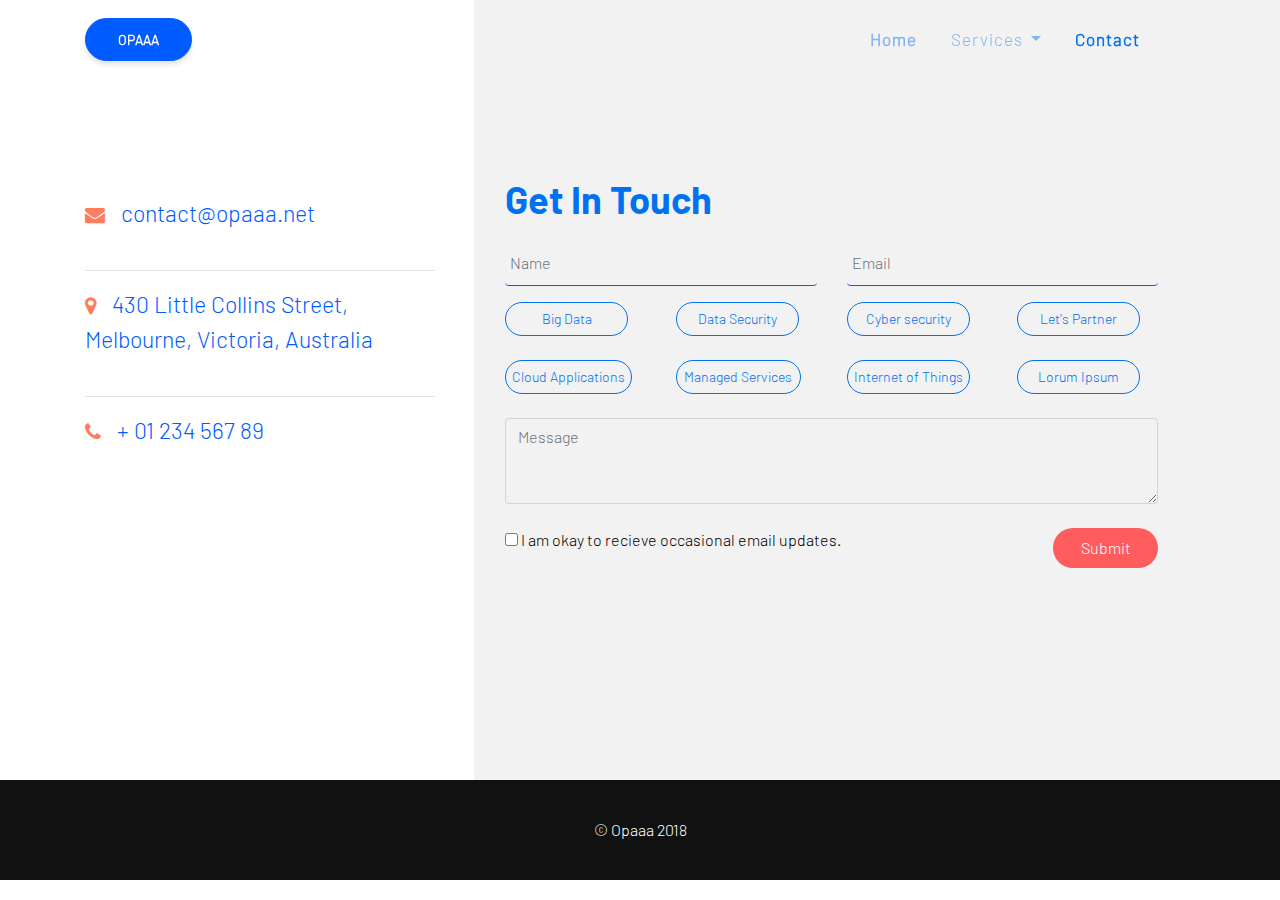
<file: contact.html>
<!DOCTYPE html>
<html lang="en">

<head>

  <meta charset="utf-8">
  <meta name="viewport" content="width=device-width, initial-scale=1, shrink-to-fit=no">
  <meta name="description" content="">
  <meta name="author" content="">

  <title>Contact</title>

  <!-- Bootstrap core CSS -->
  <link href="css/bootstrap/css/bootstrap.min.css" rel="stylesheet">

  <link href="css/font-awesome/css/font-awesome.min.css" rel="stylesheet" type="text/css">
  <link href="css/animate.css" rel="stylesheet">
  <link href="css/opasa.css" rel="stylesheet">


</head>

<body data-spy="scroll" data-target="#myScrollspy">

 <!-- Navigation -->
  <nav class="navbar navbar-expand-lg navbar-dark fixed-top contact-nav" id="mainNav">
  <div class="container">
    <a class="btn btn-primary btn-sm home-btn" href="index.html">OPAAA</a>

      <button class="navbar-toggler navbar-toggler-right collapsed" type="button" data-toggle="collapse" data-target="#navbarResponsive" aria-controls="navbarResponsive" aria-expanded="false" aria-label="Toggle navigation">
            <span> </span>
            <span> </span>
            <span> </span>
      </button>
    <div class="collapse navbar-collapse" id="navbarResponsive">
      <ul class="navbar-nav ml-auto">
        <li class="nav-item">

        </li>
        <li class="nav-item">
          <a class="nav-link js-scroll-trigger" href="index.html"><b>Home</b></a>
        </li>
       <!--  <li class="dropdown nav-item">
            <a class="nav-link js-scroll-trigger dropdown-toggle" data-toggle="dropdown" draggable="false" href="#">Solutions
            <span class="caret"></span></a>
            <ul class="dropdown-menu">
              <li><a class="animated-button drop-btn" href="security.html">Security</a></li>
              <li><a class="animated-button drop-btn" href="#">Big Data</a></li>
              <li><a class="animated-button drop-btn" href="#">Digitization</a></li>
            </ul>
        </li> -->
        <li class="dropdown nav-item">
          <a class="nav-link js-scroll-trigger dropdown-toggle" data-toggle="dropdown" href="#">Services
            <span class="caret"></span></a>
            <ul class="dropdown-menu">
              <li><a class="animated-button drop-btn" href="services-bd.html">Big Data</a></li>
              <li><a class="animated-button drop-btn" href="ds.html">Data Security</a></li>
             <!--  <li><a class="animated-button drop-btn" href="others.html">Others</a></li> -->
            </ul>
          </li>

         <!--  <li class="nav-item">
            <a class="nav-link js-scroll-trigger" href="about.html">About</a>
          </li>
 -->
          <li class="nav-item">
            <a class="nav-link js-scroll-trigger active" href="contact.html">Contact</a>
          </li>

        </ul>
      </div>
    </div>
  </nav>
  <div>
    <a class="wow fadeInRight" data-wow-delay="0.2s" data-wow-duration="0.5s" href="#" id="scroll" draggable="false"  style="display: none;"><span><i class="up"></i></span></a>

  </div>
  <!-- Header -->

  <header class="contact-head">
    <div class="container" id="contact-top">
        <!-- <h2><strong>Contact Us</strong></h2>
          <br> -->
          <div class="row">

            <div class="col-md-4" id="contact-map">

              <i class="fa fa-envelope" aria-hidden="true"></i>&emsp;<span class="text-center">contact@opaaa.net</span>
              <br>
              <br>
              <hr>
             
              <i class="fa fa-map-marker" aria-hidden="true"></i>&emsp;<span class="text-center">430 Little Collins Street, Melbourne, Victoria, Australia </span>

              <br>
              <br>
              <hr>

              <i class="fa fa-phone" aria-hidden="true"></i>&emsp;<span class="text-center">+ 01 234 567 89 </span>

            <!--   <br>
              <br>
              <br>
              
              
              <hr>
              &emsp;&emsp;&emsp;&emsp;
              <i class="fa fa-facebook" aria-hidden="true"></i>&emsp;&emsp;
              <i class="fa fa-twitter" aria-hidden="true"></i>&emsp;&emsp;
              <i class="fa fa-linkedin" aria-hidden="true"></i>&emsp;&emsp;
              <i class="fa fa-instagram" aria-hidden="true"></i> -->


             <!--  <iframe src="https://www.google.com/maps/embed?pb=!1m18!1m12!1m3!1d3151.894199730589!2d144.9579611153188!3d-37.81594707975199!2m3!1f0!2f0!3f0!3m2!1i1024!2i768!4f13.1!3m3!1m2!1s0x6ad65d4b5c00a935%3A0xa9a849f2e282cf23!2s430+Little+Collins+St%2C+Melbourne+VIC+3000%2C+Australia!5e0!3m2!1sen!2sin!4v1518182172855" id="contactMap" width="100" height="300" frameborder="0" allowfullscreen></iframe> -->

            </div>



            <div class="col-md-8" id="contact">

              <div class="contact-form">

                <h1 class="text-left"> Get In Touch</h1>
                <!-- <h3 class="text-left"> Feel free to drop us a line.</h3> -->
                <br>

                <form id="contact" method="post" class="form" role="form">
                  <div class="row ">

                   <div class="col-xs-6 col-md-6 form-group">
                    <input class="form-control contact-border" id="name" name="name" placeholder="Name" type="text" required autofocus />
                  </div>

                  <div class="col-xs-6 col-md-6 form-group">
                    <input class="form-control contact-border" id="email" name="email" placeholder="Email" type="email" required />
                  </div>

                </div>


             
                 <div class="row">


                  <div class="col-md-3">
                   <button type="button" class="contact-btn contact-btn1">Big Data</button>
                 </div>
                 <div class="col-md-3">
                   <button type="button" class="contact-btn contact-btn2">Data Security</button>
                 </div>
                 <div class="col-md-3">
                   <button type="button" class="contact-btn contact-btn3">Cyber security</button>  
                 </div>

                 <div class="col-md-3">
                  <button type="button" class="contact-btn contact-btn4">Let's Partner</button>  
                 </div>

               </div>
            
             <br>
          
              <div class="row">
               <div class="col-md-3">
                 <button type="button" class="contact-btn contact-btn5">Cloud Applications

                 </button> 
               </div>
               <div class="col-md-3">
                 <button type="button" class="contact-btn contact-btn6">Managed Services</button>  
               </div>
               <div class="col-md-3">
                 <button type="button" class="contact-btn contact-btn7">Internet of Things</button>
               </div>
               <div class="col-md-3">
                 <button type="button" class="contact-btn contact-btn8">Lorum Ipsum</button>
               </div>

             </div>
           
           <br>

           <textarea class="form-control" id="message" name="message" placeholder="Message" rows="3"></textarea>
           <br />


           <button class="contact100-form-btn pull-right" type="submit"><span>Submit</span></button>
         </form>


         <form action="/action_page.php" method="get" class="text-left">

          <input type="checkbox" name="email-update" value=""> I am okay to recieve occasional email updates.


        </form>  

      </div>

    </div>

  </div>
  </div>
</header>


  <!-- Footer -->
  <footer>
    <div class="container">
      <div class="row">
        <div class="col-md-12">
          <span class="copyright">&copy; Opaaa 2018</span>
        </div>
      </div>
    </div>
  </footer>


  <!-- Bootstrap core JavaScript -->
  <script src="js/jquery/jquery.min.js"></script>
  <script src="css/bootstrap/js/bootstrap.bundle.min.js"></script>


  <script src="js/opasa.js"></script>
  <script src="js/wow.min.js"></script>
  <script src="js/smoothscroll.js"></script>
  <script>
    new WOW().init();
  </script>


</body>

</html>
</file>
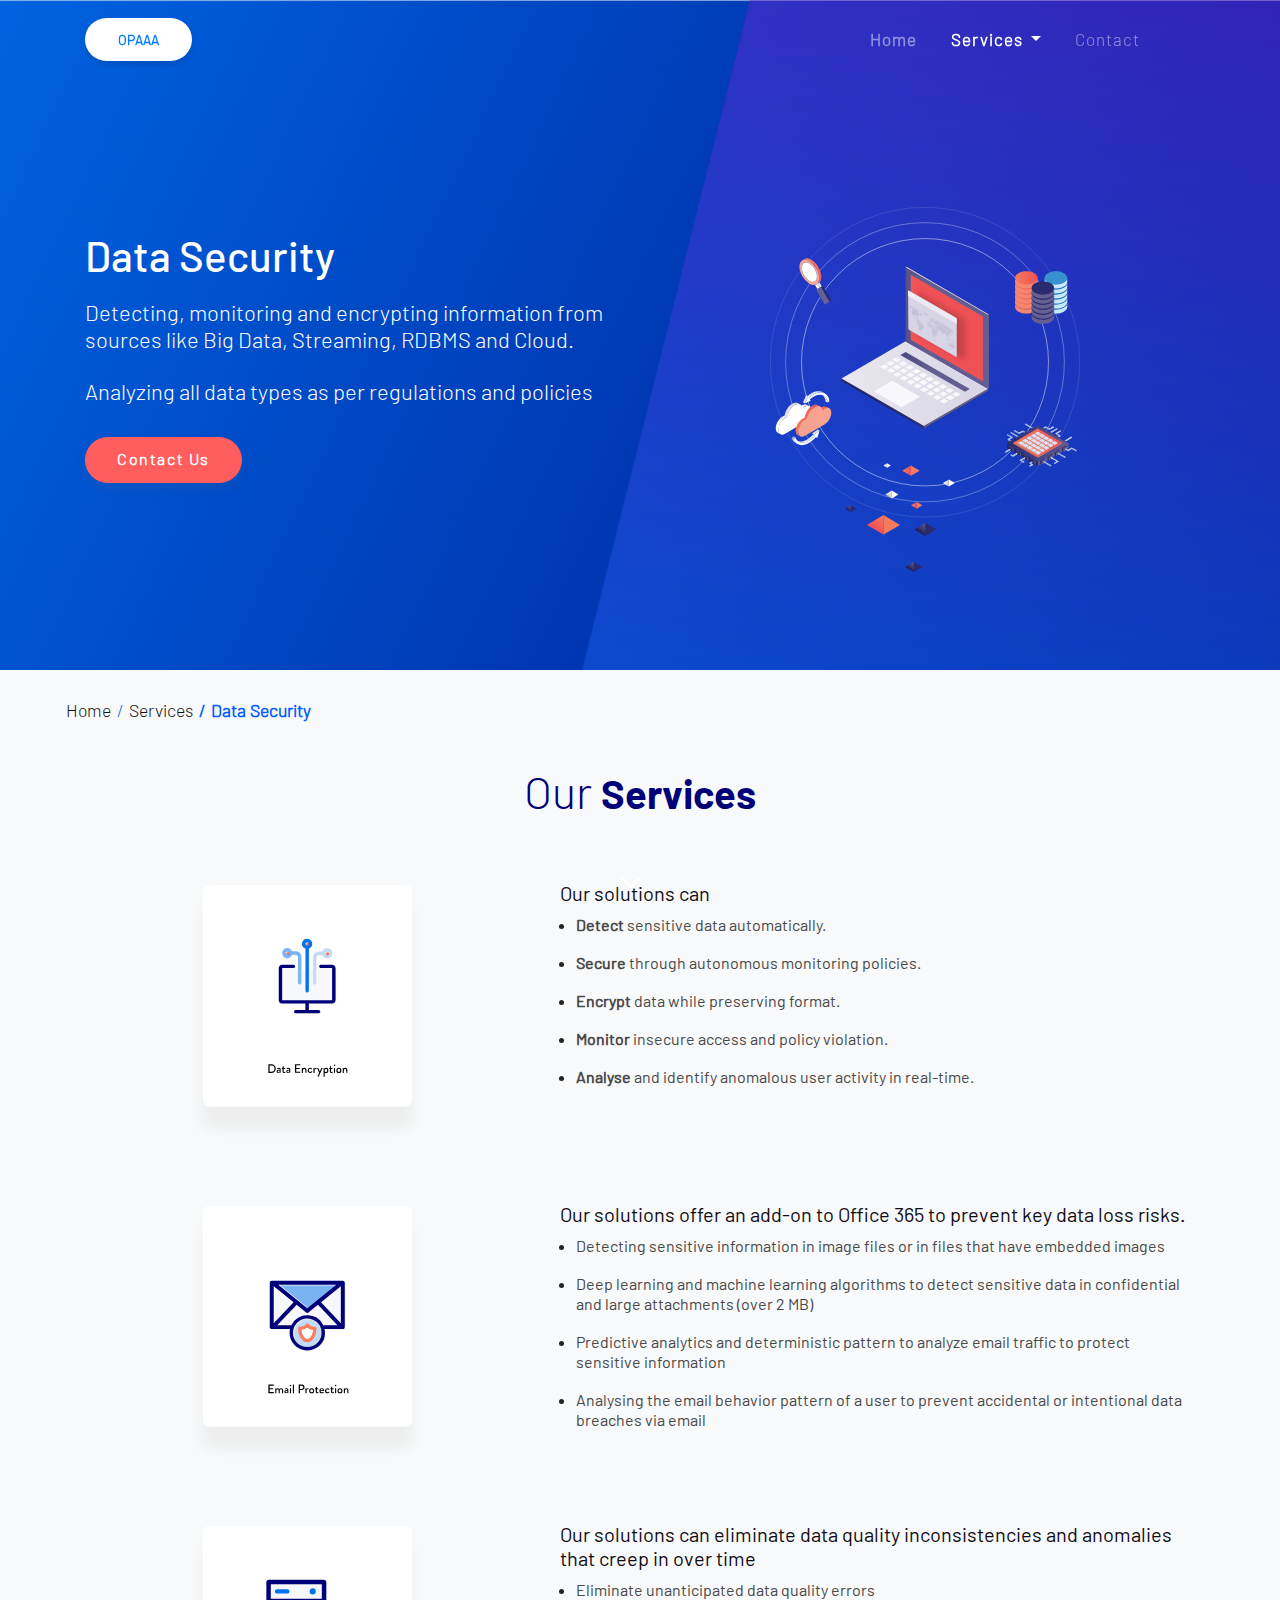
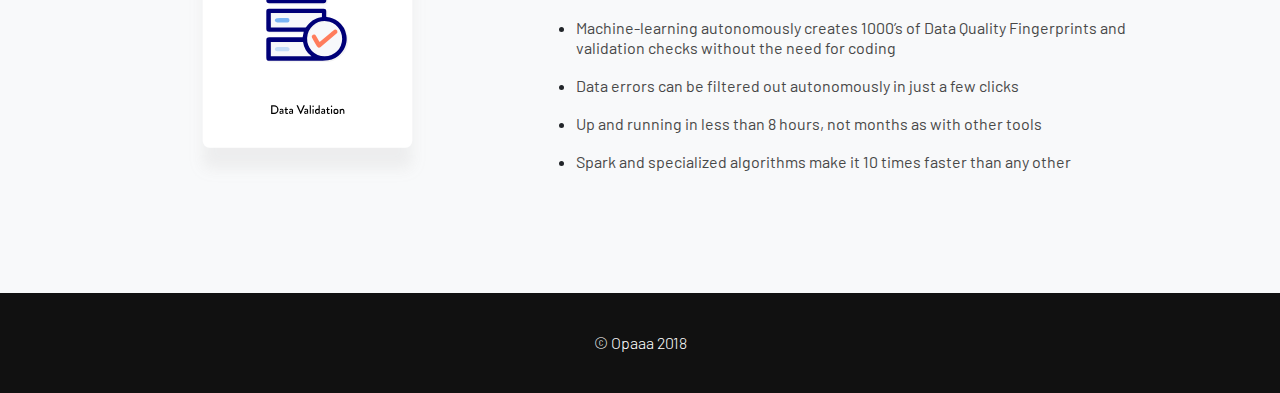
<file: ds.html>
<!DOCTYPE html>
<html lang="en">

<head>

  <meta charset="utf-8">
  <meta name="viewport" content="width=device-width, initial-scale=1, shrink-to-fit=no">
  <meta name="description" content="">
  <meta name="author" content="">

  <title>Data Security</title>


  <!-- Bootstrap core CSS -->
  <link href="css/bootstrap/css/bootstrap.min.css" rel="stylesheet">
  <link href="css/font-awesome/css/font-awesome.min.css" rel="stylesheet" type="text/css">
  <link href="css/animate.css" rel="stylesheet">
  <link href="css/opasa.css" rel="stylesheet">

</head>

<body id="page-top" data-spy="scroll" data-target="#myScrollspy">

  <!-- Navigation -->
  <nav class="navbar navbar-expand-lg navbar-dark fixed-top" id="mainNav">
    <div class="container">
      <a class="btn btn-sm home-btn" id="serviceHomeBtn" href="index.html">OPAAA</a>
        <button class="navbar-toggler navbar-toggler-right collapsed" type="button" data-toggle="collapse" data-target="#navbarResponsive" aria-controls="navbarResponsive" aria-expanded="false" aria-label="Toggle navigation">
            <span> </span>
            <span> </span>
            <span> </span>
      </button>
      <div class="collapse navbar-collapse" id="navbarResponsive">
        <ul class="navbar-nav ml-auto">
          <li class="nav-item">

          </li>
          <li class="nav-item">
            <a class="nav-link js-scroll-trigger" href="index.html"><b>Home</b></a>
          </li>
        <!--   <li class="dropdown nav-item">
                <a class="nav-link js-scroll-trigger dropdown-toggle" data-toggle="dropdown" draggable="false" href="#">Solutions
                <span class="caret"></span></a>
                <ul class="dropdown-menu">
                  <li><a class="animated-button drop-btn" href="security.html">Security</a></li>
                  <li><a class="animated-button drop-btn" href="#">Big Data</a></li>
                  <li><a class="animated-button drop-btn" href="#">Digitization</a></li>
                </ul>
          </li> -->
          <li class="dropdown nav-item">
            <a class="nav-link js-scroll-trigger dropdown-toggle active" data-toggle="dropdown" href="#">Services
              <span class="caret"></span></a>
              <ul class="dropdown-menu">
                <li><a class="animated-button drop-btn" href="services-bd.html">Big Data</a></li>
                <li><a class="animated-button drop-btn" href="ds.html">Data Security</a></li>
              <!--   <li><a class="animated-button drop-btn" href="others.html">Others</a></li> -->
              </ul>
            </li>

           <!--  <li class="nav-item">
              <a class="nav-link js-scroll-trigger" href="about.html">About</a>
            </li> -->

            <li class="nav-item">
              <a class="nav-link js-scroll-trigger" href="contact.html">Contact</a>
            </li>
          </ul>
        </div>
      </div>
    </nav>

    <div>
      <a class="wow fadeInRight" data-wow-delay="0.2s" data-wow-duration="0.5s" href="#" id="scroll" draggable="false"  style="display: none;"><span><i class="up"></i></span></a>

    </div>
    <!-- Header -->

    <header class="dshead">
      <div class="container" id="ds-top">

        
      <!-- Arrow down  -->
      <div class="container">
  
        <div class="arrow bounce"><i class="fa fa-angle-down fa-3x" aria-hidden="true"></i></div>
      </div>

      <!-- Arrow down  -->

        <div class="row">
          <div class="col-md-6">
            <h1 class="text-left ds-title">Data Security</h1>

            <h3 class="text-left ds-intro">Detecting, monitoring and encrypting information from sources like Big Data, Streaming, RDBMS and Cloud. <br> <br>Analyzing all data types as per regulations and policies</h3>

            <br>

            <ul class="actions text-left">
              <li><a href="contact.html" id="contact" class="ds-button big">Contact Us</a></li>
            </ul>


          </div>

          <div class="col-md-6 text-center ds-img">

            <img src="img/Services_Isometric/Group2904.svg" draggable="false" class="img-responsive" alt="Cinque Terre" width="310">

          </div>



        </div>
      </div>
    </header>


    <!-- Data Security Use case  -->


    <section class="bg-light" id="team">
      <div class="container">


        <div class="services-breadcrumb">
          <ul class="breadcrumb">
            <li><a href="index.html">Home</a></li>
            <li><a href="#">Services</a></li>
            <li class="active">Data Security</li>
            
          </ul>
        </div>

        <div class="row">
          <div class="col-lg-12 text-center">
            <h2>Our <span class="section-heading">Services</span></h2>
            <!-- <h3 class="section-subheading text-muted">Lorem ipsum dolor sit amet consectetur.</h3> -->
          </div>
        </div>
        <br>
        <br>


        <div class="row">
          <div class="col-sm-5">
            <div class="ds-case">
              <img class="img-responsive" src="img/Services_icons/Group 195.svg" draggable="false" alt="">
              <!-- <h4>Data encryption</h4> -->
              <!-- <p class="text-muted">Lead Designer</p> -->
            </div>
          </div>

          <div class="col-sm-7">
            <div class="ds-content">
             <h5>Our solutions can</h5>

             <ul>
              <li><p><b>Detect</b> sensitive data automatically.</p></li>
              <li><p><b>Secure</b> through autonomous monitoring policies.</p></li>
                <li><p><b>Encrypt</b> data while preserving format.</p></li>
               <li><p><b>Monitor</b> insecure access and policy violation.</p></li>
                <li><p><b>Analyse</b> and identify anomalous user activity in real-time.</p></li>
              </ul>
            </div>
          </div>
        </div>


        <div class="row">
          <div class="col-sm-5">
            <div class="ds-case">
              <img class="img-responsive" src="img/Services_icons/Group 196.svg" draggable="false" alt="">
              <!-- <h4>E-mail security</h4> -->
              <!-- <p class="text-muted">Lead Designer</p> -->
            </div>
          </div>

          <div class="col-sm-7">
            <div class="ds-content">
              <h5>Our solutions offer an add-on to Office 365 to prevent key data loss risks.</h5>
              
              <ul>
                <li><p>Detecting sensitive information in image files or in files that have embedded images</p></li>
                <li><p>Deep learning and machine learning algorithms to detect sensitive data in confidential and large attachments (over 2 MB)</p></li>
                <li><p>Predictive analytics and deterministic pattern to analyze email traffic to protect sensitive information</p></li>
                <li><p>Analysing the email behavior pattern of a user to prevent accidental or intentional data breaches via email</p></li>
              </ul>
            </div>
          </div>
        </div>

        <div class="row">
          <div class="col-sm-5">
            <div class="ds-case">
              <img class="img-responsive" src="img/Services_icons/Group 197.svg" draggable="false" alt="">
              <!-- <h4>Data validation.</h4> -->
              <!-- <p class="text-muted">Lead Designer</p> -->
            </div>
          </div>

          <div class="col-sm-7">
            <div class="ds-content">

              <h5>Our solutions can eliminate data quality inconsistencies and anomalies that creep in over time</h5>


              <ul>
                <li><p>Eliminate unanticipated data quality errors</p></li>
                <li><p> Machine-learning autonomously creates 1000’s of Data Quality Fingerprints and validation checks without the need for coding</p></li>
                <li><p>Data errors can be filtered out autonomously in just a few clicks</p></li>
                <li><p>Up and running in less than 8 hours, not months as with other tools</p></li>
                <li><p>Spark and specialized algorithms make it 10 times faster than any other</p></li>
              </ul>
            </div>
          </div>

        </div>
      </section>


      <!-- Footer -->
      <footer>
        <div class="container">
          <div class="row">
            <div class="col-md-12">
              <span class="copyright">&copy; Opaaa 2018</span>
            </div>
          </div>
        </div>
      </footer>

      <!-- Bootstrap core JavaScript -->
      <script src="js/jquery/jquery.min.js"></script>
      <script src="css/bootstrap/js/bootstrap.bundle.min.js"></script>

      <script src="js/opasa.js"></script>
      <script src="js/wow.min.js"></script>
      <script src="js/smoothscroll.js"></script>
      <script>
        new WOW().init();
      </script>


    </body>

    </html>
</file>
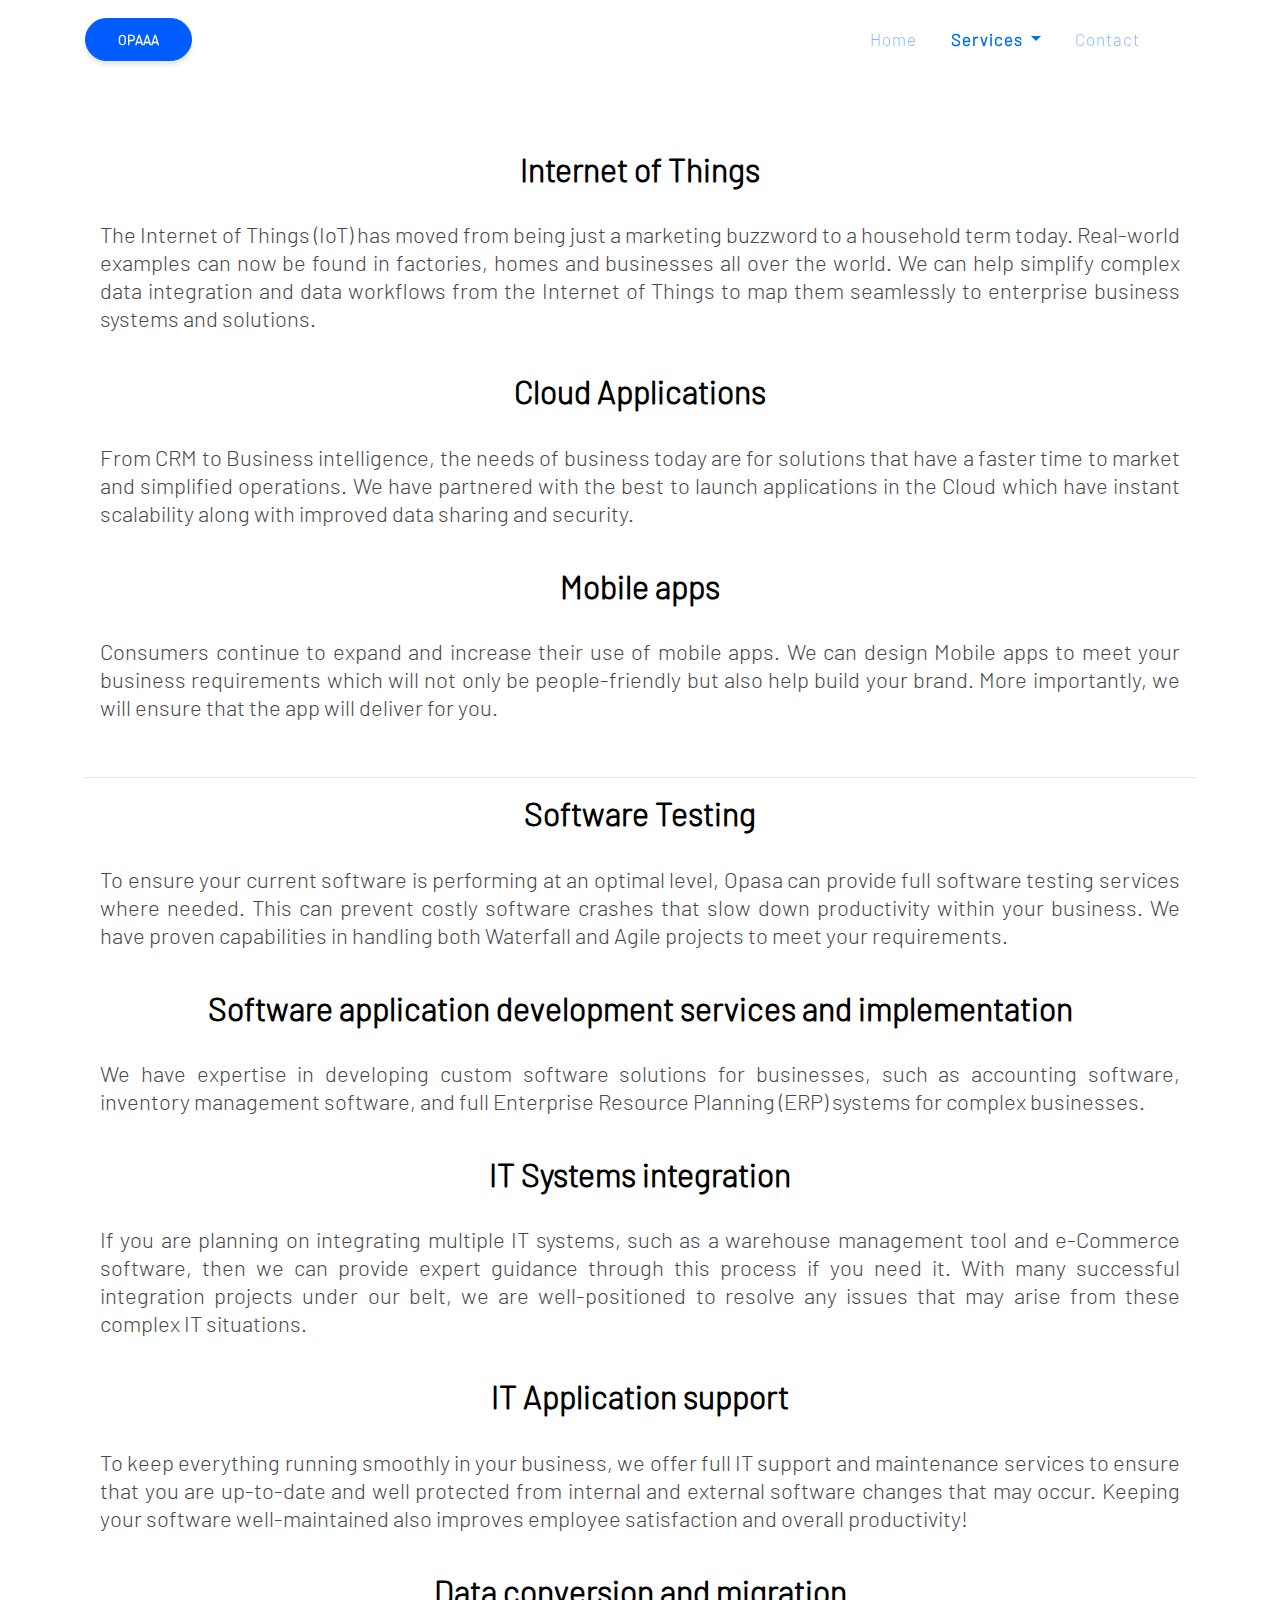
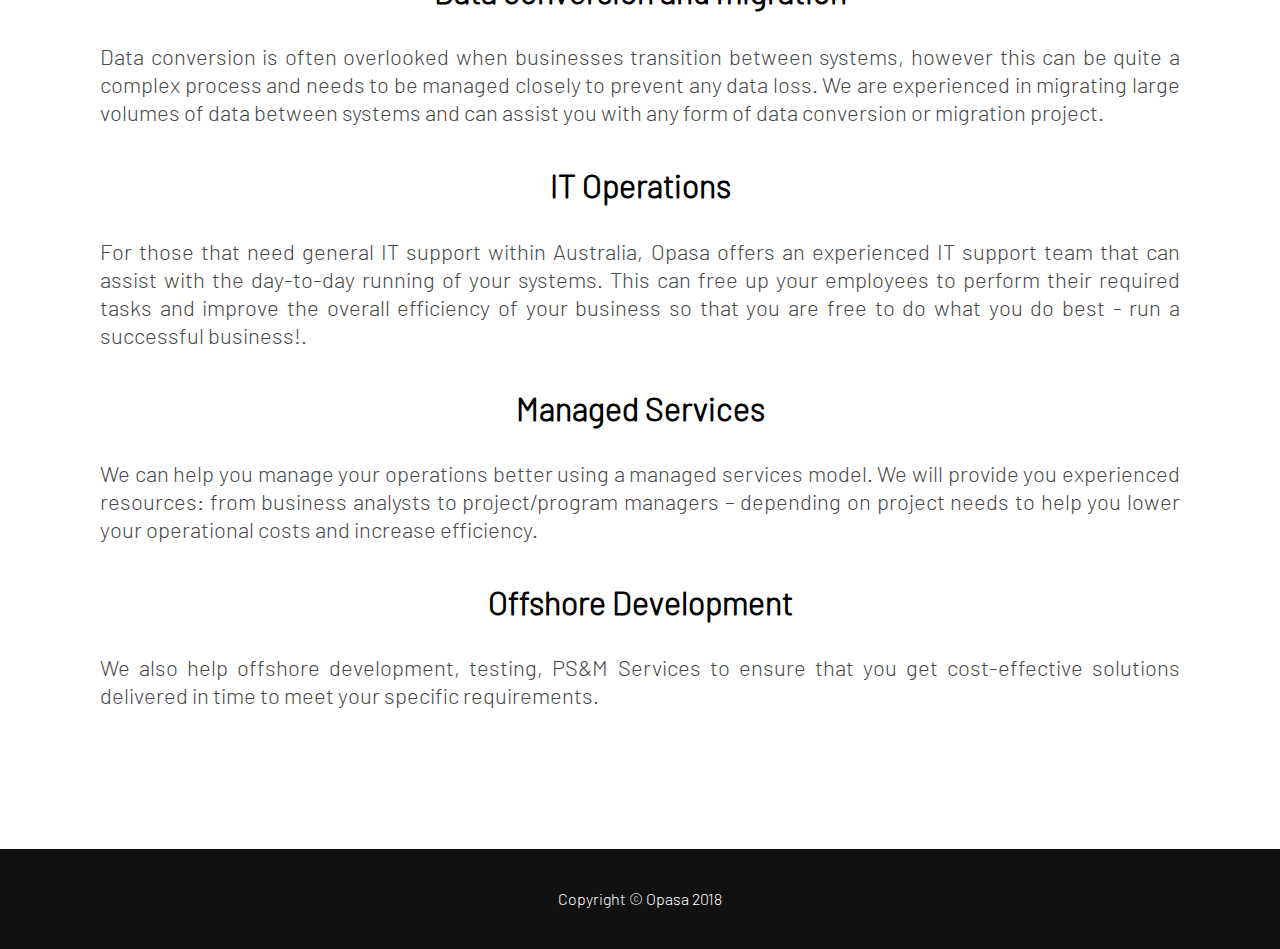
<file: others.html>
<!DOCTYPE html>
<html lang="en">

<head>

  <meta charset="utf-8">
  <meta name="viewport" content="width=device-width, initial-scale=1, shrink-to-fit=no">
  <meta name="description" content="">
  <meta name="author" content="">

  <title>Other Services</title>

  <!-- Bootstrap core CSS -->
  <link href="css/bootstrap/css/bootstrap.min.css" rel="stylesheet">

  <link href="css/font-awesome/css/font-awesome.min.css" rel="stylesheet" type="text/css">
  <link href="css/animate.css" rel="stylesheet">
  <link href="css/opasa.css" rel="stylesheet">
  

</head>

<body id="page-top" data-spy="scroll" data-target="#myScrollspy">

  <!-- Navigation -->
  <nav class="navbar navbar-expand-lg navbar-dark fixed-top others-nav" id="mainNav">
    <div class="container">
      <a class="btn btn-primary btn-sm home-btn" href="index.html">OPAAA</a>
        <button class="navbar-toggler navbar-toggler-right collapsed" type="button" data-toggle="collapse" data-target="#navbarResponsive" aria-controls="navbarResponsive" aria-expanded="false" aria-label="Toggle navigation">
            <span> </span>
            <span> </span>
            <span> </span>
      </button>
      <div class="collapse navbar-collapse" id="navbarResponsive">
        <ul class="navbar-nav ml-auto">
          <li class="nav-item">

          </li>
          <li class="nav-item">
            <a class="nav-link js-scroll-trigger" href="index.html">Home</a>
          </li>
        <!--   
          <li class="dropdown nav-item">
                <a class="nav-link js-scroll-trigger dropdown-toggle" data-toggle="dropdown" draggable="false" href="#">Solutions
                <span class="caret"></span></a>
                <ul class="dropdown-menu">
                  <li><a class="animated-button drop-btn" href="security.html">Security</a></li>
                  <li><a class="animated-button drop-btn" href="#">Big Data</a></li>
                  <li><a class="animated-button drop-btn" href="#">Digitization</a></li>
                </ul>
            </li> -->
          <li class="dropdown nav-item">
            <a class="nav-link js-scroll-trigger dropdown-toggle active" data-toggle="dropdown" href="#">Services
              <span class="caret"></span></a>
              <ul class="dropdown-menu">
                <li><a class="animated-button drop-btn" href="services-bd.html">Big Data</a></li>
                <li><a class="animated-button drop-btn" href="ds.html">Data Security</a></li>
               <!--  <li><a class="animated-button drop-btn" href="others.html">Others</a></li> -->
              </ul>
            </li>

            <!-- <li class="nav-item">
              <a class="nav-link js-scroll-trigger" href="about.html">About</a>
            </li>  -->


            <li class="nav-item">
              <a class="nav-link js-scroll-trigger" href="contact.html">Contact</a>
            </li>
          </ul>
        </div>
      </div>
    </nav>

    <div>
      <a class="wow fadeInRight" data-wow-delay="0.2s" data-wow-duration="0.5s" href="#" id="scroll" draggable="false"  style="display: none;"><span><i class="up"></i></span></a>

    </div>

    <header class="others-head">

      <div class="container" id="home-top">

        <div class="col-md-12">

          <h2 class="text-center"><strong>Internet of Things</strong></h2>
          <br>
          <p class="others-content">The Internet of Things (IoT) has moved from being just a marketing buzzword to a household term today. Real-world examples can now be found in factories, homes and businesses all over the world. We can help simplify complex data integration and data workflows from the Internet of Things to map them seamlessly to enterprise business systems and solutions.</p>
          <br>
        </div>

        <div class="col-md-12">

          <h2 class="text-center"><strong>Cloud Applications</strong></h2>
          <br>
          <p class="others-content">From CRM to Business intelligence, the needs of business today are for solutions that have a faster time to market and simplified operations. We have partnered with the best to launch applications in the Cloud which have instant scalability along with improved data sharing and security.</p>
          <br>
        </div>

        <div class="col-md-12">

          <h2 class="text-center"><strong>Mobile apps</strong></h2>
          <br>
          <p class="others-content">Consumers continue to expand and increase their use of mobile apps. We can design Mobile apps to meet your business requirements which will not only be people-friendly but also help build your brand. More importantly, we will ensure that the app will deliver for you.</p>
          <br>
        </div>
        <hr>

        <div class="col-md-12">

          <h2 class="text-center"><strong>Software Testing</strong></h2>
          <br>
          <p class="others-content">To ensure your current software is performing at an optimal level, Opasa can provide full software testing services where needed. This can prevent costly software crashes that slow down productivity within your business. We have proven capabilities in handling both Waterfall and Agile projects to meet your requirements.</p>
          <br>
        </div>

        <div class="col-md-12">

          <h2 class="text-center"><strong>Software application development services and implementation</strong></h2>
          <br>
          <p class="others-content">We have expertise in developing custom software solutions for businesses, such as accounting software, inventory management software, and full Enterprise Resource Planning (ERP) systems for complex businesses.</p>
          <br>
        </div>

        <div class="col-md-12">

          <h2 class="text-center"><strong>IT Systems integration</strong></h2>
          <br>
          <p class="others-content">If you are planning on integrating multiple IT systems, such as a warehouse management tool and e-Commerce software, then we can provide expert guidance through this process if you need it. With many successful integration projects under our belt, we are well-positioned to resolve any issues that may arise from these complex IT situations.</p>
          <br>
        </div>

        <div class="col-md-12">

          <h2 class="text-center"><strong>IT Application support</strong></h2>
          <br>
          <p class="others-content">To keep everything running smoothly in your business, we offer full IT support and maintenance services to ensure that you are up-to-date and well protected from internal and external software changes that may occur. Keeping your software well-maintained also improves employee satisfaction and overall productivity!</p>
          <br>
        </div>

        <div class="col-md-12">

          <h2 class="text-center"><strong>Data conversion and migration</strong></h2>
          <br>
          <p class="others-content">Data conversion is often overlooked when businesses transition between systems, however this can be quite a complex process and needs to be managed closely to prevent any data loss. We are experienced in migrating large volumes of data between systems and can assist you with any form of data conversion or migration project.</p>
          <br>
        </div>

        <div class="col-md-12">

          <h2 class="text-center"><strong>IT Operations</strong></h2>
          <br>
          <p class="others-content">For those that need general IT support within Australia, Opasa offers an experienced IT support team that can assist with the day-to-day running of your systems. This can free up your employees to perform their required tasks and improve the overall efficiency of your business so that you are free to do what you do best - run a successful business!.</p>
          <br>
        </div>

        <div class="col-md-12">

          <h2 class="text-center"><strong>Managed Services</strong></h2>
          <br>
          <p class="others-content">We can help you manage your operations better using a managed services model. We will provide you experienced resources: from business analysts to project/program managers – depending on project needs to help you lower your operational costs and increase efficiency.</p>
          <br>
        </div>

        <div class="col-md-12">

          <h2 class="text-center"><strong>Offshore Development</strong></h2>
          <br>
          <p class="others-content">We also help offshore development, testing, PS&M Services to ensure that you get cost-effective solutions delivered in time to meet your specific requirements.</p>
          <br>
        </div>

      </div>
    </header>


    <!-- Footer -->
    <footer>
      <div class="container">
        <div class="row">
          <div class="col-md-12">
            <span class="copyright">Copyright &copy; Opasa 2018</span>
          </div>
        </div>
      </div>
    </footer>

    <!-- Bootstrap core JavaScript -->
    <script src="js/jquery/jquery.min.js"></script>
    <script src="css/bootstrap/js/bootstrap.bundle.min.js"></script>
    
    <script src="js/opasa.js"></script>
    <script src="js/wow.min.js"></script>
    <script src="js/smoothscroll.js"></script>
    <script>
      new WOW().init();
    </script>


  </body>

  </html>
</file>
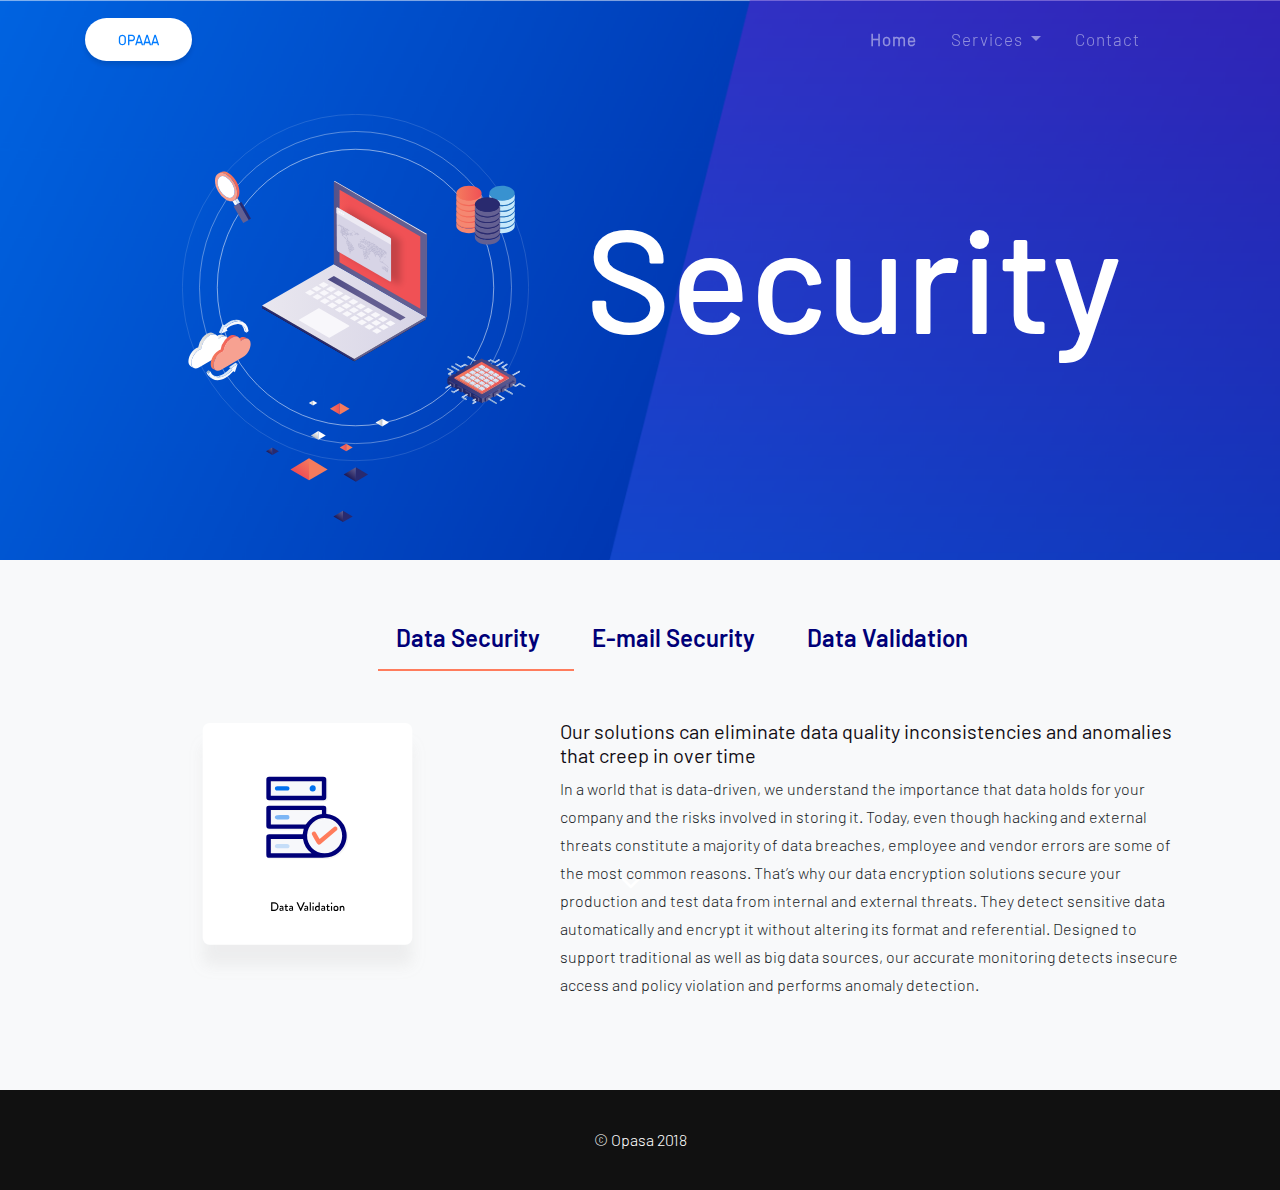
<file: security.html>
<!DOCTYPE html>
<html lang="en">

<head>

  <meta charset="utf-8">
  <meta name="viewport" content="width=device-width, initial-scale=1, shrink-to-fit=no">
  <meta name="description" content="">
  <meta name="author" content="">

  <title>Security</title>


  <!-- Bootstrap core CSS -->
  <link href="css/bootstrap/css/bootstrap.min.css" rel="stylesheet">
  <link href="css/font-awesome/css/font-awesome.min.css" rel="stylesheet" type="text/css">
  <link href="css/animate.css" rel="stylesheet">
  <link href="css/opasa.css" rel="stylesheet">

</head>

<body id="page-top" data-spy="scroll" data-target="#myScrollspy">

  <!-- Navigation -->
  <nav class="navbar navbar-expand-lg navbar-dark fixed-top" id="mainNav">
    <div class="container">
      <a class="btn btn-sm home-btn" id="serviceHomeBtn" href="index.html">OPAAA</a>
       <button class="navbar-toggler navbar-toggler-right collapsed" type="button" data-toggle="collapse" data-target="#navbarResponsive" aria-controls="navbarResponsive" aria-expanded="false" aria-label="Toggle navigation">
            <span> </span>
            <span> </span>
            <span> </span>
      </button>
      <div class="collapse navbar-collapse" id="navbarResponsive">
        <ul class="navbar-nav ml-auto">
          <li class="nav-item">

          </li>
          <li class="nav-item">
            <a class="nav-link js-scroll-trigger" href="index.html"><b>Home</b></a>
          </li>
         <!--  <li class="dropdown nav-item">
                <a class="nav-link js-scroll-trigger dropdown-toggle active" data-toggle="dropdown" draggable="false" href="#">Solutions
                <span class="caret"></span></a>
                <ul class="dropdown-menu">
                  <li><a class="animated-button drop-btn" href="security.html">Security</a></li>
                  <li><a class="animated-button drop-btn" href="#">Big Data</a></li>
                  <li><a class="animated-button drop-btn" href="#">Digitization</a></li>
                </ul>
            </li> -->
          <li class="dropdown nav-item">
            <a class="nav-link js-scroll-trigger dropdown-toggle" data-toggle="dropdown" href="#">Services
              <span class="caret"></span></a>
              <ul class="dropdown-menu">
                <li><a class="animated-button drop-btn" href="services-bd.html">Big Data</a></li>
                <li><a class="animated-button drop-btn" href="ds.html">Data Security</a></li>
                <!-- <li><a class="animated-button drop-btn" href="others.html">Others</a></li> -->
              </ul>
            </li>
<!-- 
            <li class="nav-item">
              <a class="nav-link js-scroll-trigger" href="about.html">About</a>
            </li> -->

            <li class="nav-item">
              <a class="nav-link js-scroll-trigger" href="contact.html">Contact</a>
            </li>
          </ul>
        </div>
      </div>
    </nav>

    <div>
      <a class="wow fadeInRight" data-wow-delay="0.2s" data-wow-duration="0.5s" href="#" id="scroll" draggable="false"  style="display: none;"><span><i class="up"></i></span></a>

    </div>
    <!-- Header -->

    <header class="security-head">
      <div class="container" id="security-top">
<!-- 
      <div class="text-left">
        <div class="services-breadcrumb">
          <ul class="breadcrumb">
            <li><a href="index.html">Home</a></li>
            <li><a href="#">Services</a></li>
            <li class="active">Data Security</li>
          </ul>
       </div>
      </div> -->

      <!-- Arrow down  -->
      <div class="container">
  
        <div class="arrow bounce"><i class="fa fa-angle-down fa-3x" aria-hidden="true"></i></div>
      </div>

      <!-- Arrow down  -->


        <div class="row">

          <div class="col-md-6 text-center security-img">

            <img src="img/Services_Isometric/Group2904.svg" draggable="false" class="img-responsive" alt="Cinque Terre" width="347">

          </div>


          <div class="col-md-6">
            <h1 class="text-left security-title">Security</h1>

           <!--  <h3 class="text-left ds-intro">Detecting, monitoring and encrypting information from sources like Big Data, Streaming, RDBMS and Cloud. <br> <br>Analyzing all data types as per regulations and policies</h3>

            <br>

            <ul class="actions text-left">
              <li><a href="contact.html" id="contact" class="ds-button big">Contact Us</a></li>
            </ul> -->


          </div>




        </div>
      </div>
    </header>


    <!-- Data Security Use case  -->


  <section class="bg-light" id="team">
    <div class="container">


      <div class="row">
        <div class="col-md-12">
          <div class="col-md-8 offset-md-3">
             <ul class="security-nav">
              <li><a class="s-active" href="#demo">Data Security</a></li>
              <li><a href="#data">E-mail Security</a></li>
              <li><a href="#demo2">Data Validation</a></li>
              
            </ul>
          </div>  
          </div>
      </div>
      <br>
      <br>

  
    <div id="demo">
        <div class="row">
          <div class="col-sm-5">
            <div class="ds-case">
              <img class="img-responsive" src="img/Services_icons/Group 197.svg" draggable="false" alt="">
              <!-- <h4>Data validation.</h4> -->
              <!-- <p class="text-muted">Lead Designer</p> -->
            </div>
          </div>

          <div class="col-sm-7">
            <div class="ds-content">

              <h5>Our solutions can eliminate data quality inconsistencies and anomalies that creep in over time</h5>

               <p>In a world that is data-driven, we understand the importance that data holds for your company and the risks involved in storing it. Today, even though hacking and external threats constitute a majority of data breaches, employee and vendor errors are some of the most common reasons. That’s why our data encryption solutions secure your production and test data from internal and external threats. They detect sensitive data automatically and encrypt it without altering its format and referential. Designed to support traditional as well as big data sources, our accurate monitoring detects insecure access and policy violation and performs anomaly detection.</p>
            </div>
          </div>
        </div>
      </div>

    </div>
  </section>


      <!-- Footer -->
      <footer>
        <div class="container">
          <div class="row">
            <div class="col-md-12">
              <span class="copyright">&copy; Opasa 2018</span>
            </div>
          </div>
        </div>
      </footer>

      <!-- Bootstrap core JavaScript -->
      <script src="js/jquery/jquery.min.js"></script>
      <script src="css/bootstrap/js/bootstrap.bundle.min.js"></script>

      <script src="js/opasa.js"></script>
      <script src="js/wow.min.js"></script>
      <script src="js/smoothscroll.js"></script>
      <script>
        new WOW().init();
      </script>


    </body>

    </html>
</file>
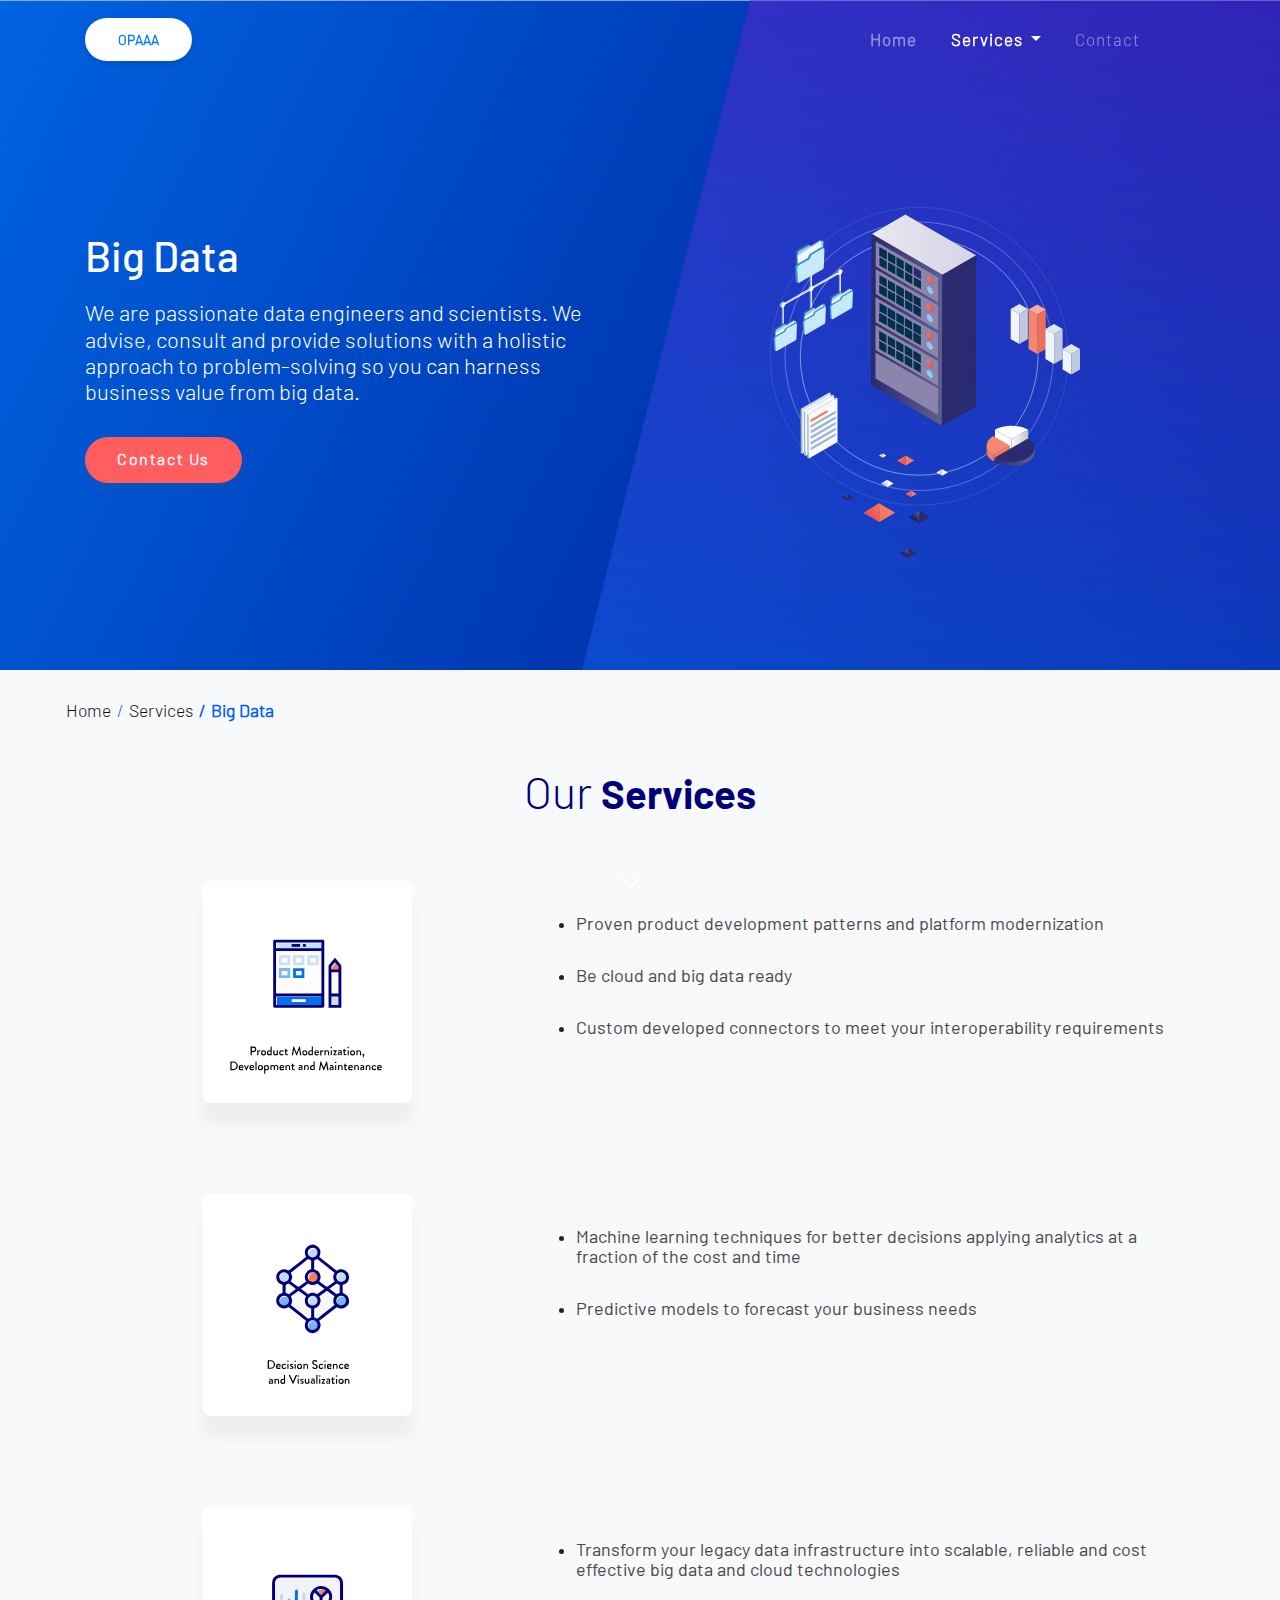
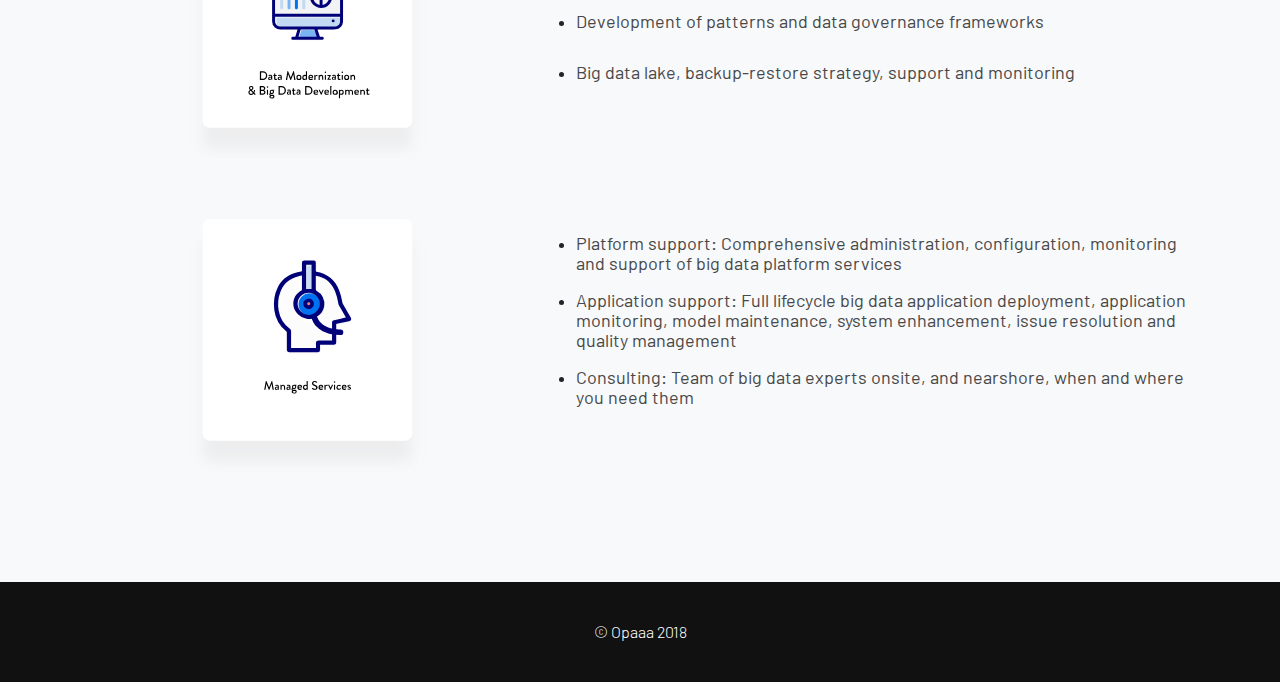
<file: services-bd.html>
<!DOCTYPE html>
<html lang="en">

<head>

  <meta charset="utf-8">
  <meta name="viewport" content="width=device-width, initial-scale=1, shrink-to-fit=no">
  <meta name="description" content="">
  <meta name="author" content="">

  <title>Big Data</title>


  <!-- Bootstrap core CSS -->
  <link href="css/bootstrap/css/bootstrap.min.css" rel="stylesheet">
  
  <link href="css/font-awesome/css/font-awesome.min.css" rel="stylesheet" type="text/css">
  <link href="css/animate.css" rel="stylesheet">
  <link href="css/opasa.css" rel="stylesheet">
  

</head>

<body id="page-top" data-spy="scroll" data-target="#myScrollspy">

  <!-- Navigation -->
  <nav class="navbar navbar-expand-lg navbar-dark fixed-top" id="mainNav">
    <div class="container">
      <a class="btn btn-sm home-btn" id="serviceHomeBtn" href="index.html">OPAAA</a>

       <button class="navbar-toggler navbar-toggler-right collapsed" type="button" data-toggle="collapse" data-target="#navbarResponsive" aria-controls="navbarResponsive" aria-expanded="false" aria-label="Toggle navigation">
            <span> </span>
            <span> </span>
            <span> </span>
      </button>
      <div class="collapse navbar-collapse" id="navbarResponsive">
        <ul class="navbar-nav ml-auto">
          <li class="nav-item">

          </li>
          <li class="nav-item">
            <a class="nav-link js-scroll-trigger" href="index.html"><b>Home</b></a>
          </li>
        <!--   <li class="dropdown nav-item">
                <a class="nav-link js-scroll-trigger dropdown-toggle" data-toggle="dropdown" draggable="false" href="#">Solutions
                <span class="caret"></span></a>
                <ul class="dropdown-menu">
                  <li><a class="animated-button drop-btn" href="security.html">Security</a></li>
                  <li><a class="animated-button drop-btn" href="#">Big Data</a></li>
                  <li><a class="animated-button drop-btn" href="#">Digitization</a></li>
                </ul>
            </li> -->
          <li class="dropdown nav-item">
                <a class="nav-link js-scroll-trigger dropdown-toggle active" data-toggle="dropdown" draggable="false" href="#">Services
                <span class="caret"></span></a>
                <ul class="dropdown-menu">
                  <li><a class="animated-button drop-btn" href="services-bd.html">Big Data</a></li>
                  <li><a class="animated-button drop-btn" href="ds.html">Data Security</a></li>
                  <!-- <li><a class="animated-button drop-btn" href="others.html">Others</a></li> -->
                </ul>
            </li>

          <!--   <li class="nav-item">
              <a class="nav-link js-scroll-trigger" href="about.html">About</a>
            </li> -->

            <li class="nav-item">
              <a class="nav-link js-scroll-trigger" href="contact.html">Contact</a>
            </li>
          </ul>
        </div>



      </div>


    </nav>

    <div>
      <a class="wow fadeInRight" data-wow-delay="0.2s" data-wow-duration="0.5s" href="#" id="scroll" style="display: none;"><span><i class="up"></i></span></a>

    </div>

    <!-- Header -->

    <header class="bd-head">
      <div class="container" id="bd-top"> 

      
      <!-- Arrow down  -->
      <div class="container">
  
        <div class="arrow bounce"><i class="fa fa-angle-down fa-3x" aria-hidden="true"></i></div>
      </div>

      <!-- Arrow down  -->    

        <div class="row">
          <div class="col-lg-6 col-md-6 col-sm-6">
            <h1 class="text-left bd-title">Big Data</h1>

              <h3 class="text-left bd-intro">We are passionate data engineers and scientists. We advise, consult and provide solutions with a holistic approach to problem-solving so you can harness business value from big data.</h3>
          


          <br>
              
          <ul class="actions text-left">
            <li><a href="contact.html" id="contact" class="ds-button big">Contact Us</a></li>
          </ul>

          </div>

          <div class="col-lg-6 col-md-6 col-sm-6 text-center bd-img">
            
            <img src="img/Services_Isometric/Group1515.svg" draggable="false" class="img-responsive" alt="" width="310">

          </div>

        </div>
          
    </div>
  </header>


      <!-- Data Security Use case  -->


      <section class="bg-light" id="team">
        <div class="container">


        <div class="row">
          <div class="col-lg-12">
               <!--  Breadcrumbs  -->

              <div class="services-breadcrumb">
                <ul class="breadcrumb">
                  <li><a href="index.html">Home</a></li>
                  <li><a href="#">Services</a></li>
                  <li class="active"><b>Big Data</b></li>
                  
                </ul>
              </div>
          </div>
        </div>

      
        <div class="row">
          <div class="col-lg-12 text-center">
            <h2>Our <span class="section-heading">Services</span></h2>
            <!-- <h3 class="section-subheading text-muted">Lorem ipsum dolor sit amet consectetur.</h3> -->
          </div>
        </div>
        <br>
        <br>

         <div class="row">
          <div class="col-sm-5">
            <div class="bd-case">
              <img class="img-responsive" src="img/Services_icons/Group 201.svg" draggable="false" alt="">
              <!-- <h4>Managed Services</h4> -->
              <!-- <p class="text-muted">Lead Designer</p> -->
            </div>
          </div>

          <div class="col-sm-7">
             <div class="bd-content">

              <ul>
                <li><p>Proven product development patterns and platform modernization </p></li>
                <li><p>Be cloud and big data ready</p></li>
                <li><p>Custom developed connectors to meet your interoperability requirements</p></li>
              </ul>
            </div>
          </div>
      </div>


         <div class="row">
            <div class="col-sm-5">
              <div class="bd-case">
                <img class="img-responsive" src="img/Services_icons/Group 200.svg" draggable="false" alt="">
                <!-- <h4>Data Modernization & Big Data Development</h4> -->
                <!-- <p class="text-muted">Lead Designer</p> -->
              </div>
            </div>

            <div class="col-sm-7">
              <div class="bd-content">

                <ul>
                  <li><p>Machine learning techniques for better decisions applying analytics at a fraction of the cost and time</p></li>
                  <!-- <li><p>Spend fraction of the cost and time.</p></li> -->
                  <li><p>Predictive models to forecast your business needs</p></li>
                </ul>
              </div>
            </div>
        </div>

         <div class="row">
            <div class="col-sm-5">
              <div class="bd-case">
                <img class="img-responsive" src="img/Services_icons/Group 199.svg" draggable="false" alt="">
                <!-- <h4>Decision Science and Visualization</h4> -->
                <!-- <p class="text-muted">Lead Designer</p> -->
              </div>
            </div>

            <div class="col-sm-7">
              <div class="bd-content">
                <ul>
                  <li><p>Transform your legacy data infrastructure into scalable, reliable and cost effective big data and cloud technologies</p></li>
                  <li><p>Development of patterns and data governance frameworks</p></li>
                  <li><p>Big data lake, backup-restore strategy, support and monitoring</p></li>
                </ul>
              </div>
            </div>
        </div>

          <div class="row">
            <div class="col-sm-5">
              <div class="bd-case">
                <img class="img-responsive" src="img/Services_icons/Group 198.svg" draggable="false" alt="">
                <!-- <h4>Product Modernization, Development and Maintenance.</h4> -->
                <!-- <p class="text-muted">Lead Designer</p> -->
              </div>
            </div>

            <div class="col-sm-7">
              <div class="bd-manage">
                <ul>
                  <li><p>Platform support: Comprehensive administration, configuration, monitoring and support of big data platform services</p></li>
                  <li><p>Application support: Full lifecycle big data application deployment, application monitoring, model maintenance, system enhancement, issue resolution and quality management</p></li>
                  <li><p>Consulting: Team of big data experts onsite, and nearshore, when and where you need them</p></li>
                </ul>
              </div>
            </div>
        </div>
      
      </div>
  </section>


    <!-- Footer -->
    <footer>
      <div class="container">
        <div class="row">
          <div class="col-md-12">
            <span class="copyright">&copy; Opaaa 2018</span>
          </div>
        </div>
      </div>
    </footer>

      <!-- Bootstrap core JavaScript -->
      <script src="js/jquery/jquery.min.js"></script>
      <script src="css/bootstrap/js/bootstrap.bundle.min.js"></script>

      <script src="js/opasa.js"></script>
      <script src="js/wow.min.js"></script>
      <script src="js/smoothscroll.js"></script>
      <script>
        new WOW().init();
      </script>

    </body>

    </html>
</file>
<file: css/opasa.css>
@font-face{
  font-family: b-light;
  src: url('../css/font/Barlow/Barlow-Light.ttf');
}

@font-face{
  font-family: b-black;
  src: url('../css/font/Barlow/Barlow-Black.ttf');
}

@font-face{
  font-family: b-semibold;
  src: url('../css/font/Barlow/Barlow-SemiBold.ttf');
}

@font-face{
  font-family: b-bold;
  src: url('../css/font/Barlow/Barlow-Bold.ttf');
}

@font-face{
  font-family: b-regular;
  src: url('../css/font/Barlow/Barlow-Regular.ttf');
}

@font-face{
  font-family: b-medium;
  src: url('../css/font/Barlow/Barlow-Medium.ttf');
}

@font-face{
  font-family: b-thin;
  src: url('../css/font/Barlow/Barlow-Thin.ttf');
}

body {
  overflow-x:hidden !important;
  width: 100%;
  font-family: "b-light" !important;
  height: 100%;
}

p {
  line-height: 1.75;
}

a {
  color: #fff;
}

.text-color{
  color: white;
}

.img{
  border-radius: 150px;
}

a:hover {
  color: #005cff;
}

.text-primary {
  color: #005cff !important;
}

h1,
h2,
h3,
h4,
h5,
h6 {
  font-weight: 500;
}

#home-top{
  padding-top: 150px;
  padding-bottom: 100px;
}

.solution-content h5{
  font-size: 22px;
  margin-top: 6%;
  font-family: "b-medium";
  color: #000078;
  opacity: 100%;
}

.solution-img1{
  margin-right: 12%;
}

.solution-img2{
  margin-left: 10%;
}

.solution-img3{
  margin-right: 3%;
}

.solution-img4{
  margin-left: 10%;
}



.solution-content p{
  font-size: 18px;
  font-family: "b-light";
  color: #484848;
  line-height: 20px;
  opacity: 100%;
}

#solution-section {
  background: url("../img/Bg_Images/Intersection 1.jpg") no-repeat center center fixed; 
  -webkit-background-size: cover;
  -moz-background-size: cover;
  -o-background-size: cover;
  background-size: cover;

/*
 background-image: url("../img/Bg_Images/Intersection 1.jpg");
  background-repeat: no-repeat;
  background-attachment: scroll;
  background-position: 0% 100%;
  -webkit-background-size: cover;
  -moz-background-size: cover;
  -o-background-size: cover;
  background-size: cover;
  opacity: 100%;*/
}

#solution-section h2{
  margin-top: -2%;

}
section {
  padding: 100px 0;
}

section span.section-heading {
  font-size: 40px;
  font-family: "b-bold";
  color: #000078;
  margin-top: 0;
  margin-bottom: 15px;
}

section h2{
  font-size: 45px;
  font-family: "b-light";
  color: #000078;
  margin-top: 0;
  margin-bottom: 15px;
}

section h3.section-subheading {
  font-size: 16px;
  font-family: "b-medium";
  color: #484848;
  opacity: 100%;
  margin-bottom: 75px;
}

@media (min-width: 768px) {
  section {
    padding: 50px 0;
  }
}

.btn {
  font-weight: 700;
}

.btn-xl {
  font-size: 18px;
  padding: 20px 40px;
}

.btn-primary {
  background-color: #005cff;
  border-color: #005cff;
}

.btn-primary:active, .btn-primary:focus, .btn-primary:hover {
  /*background-color: #fec810 !important;*/
  /*border-color: #fec810 !important;*/
  color: white;
}

/*.btn-primary:active, .btn-primary:focus {
  box-shadow: 0 0 0 0.2rem rgba(254, 209, 55, 0.5) !important;
  }*/


  ::-moz-selection {
    background: #005cff;
    text-shadow: none;
  }

  ::selection {
    background: #005cff;
    text-shadow: none;
  }

  img::selection {
    background: transparent;
  }

  img::-moz-selection {
    background: transparent;
  }



  /* Navigation Bar starts here */

.navbar-toggler:focus,
.navbar-toggler:active {
    outline: 0;
}

.navbar-toggler span {
   display: block;
   background-color: #005CFE;
   height: 3px;
   width: 25px;
   margin-top: 4px;
   margin-bottom: 4px;
   -webkit-transform: rotate(0deg);
   -moz-transform: rotate(0deg);
   -o-transform: rotate(0deg);
   transform: rotate(0deg);
   position: relative;
   left: 0;
   opacity: 1;
}

.navbar-toggler span:nth-child(1),
.navbar-toggler span:nth-child(3) {
   -webkit-transition: transform .35s ease-in-out;
   -moz-transition: transform .35s ease-in-out;
   -o-transition: transform .35s ease-in-out;
   transition: transform .35s ease-in-out;
}

.navbar-toggler:not(.collapsed) span:nth-child(1) {
    /*position: absolute;*/
    /*left: 12px;*/
    top: 10px;
    -webkit-transform: rotate(135deg);
    -moz-transform: rotate(135deg);
    -o-transform: rotate(135deg);
    transform: rotate(135deg);
    opacity: 0.9;
}

.navbar-toggler:not(.collapsed) span:nth-child(2) {
    height: 12px;
    visibility: hidden;
    background-color: transparent;
}

.navbar-toggler:not(.collapsed) span:nth-child(3) {
    /*position: absolute;*/
    /*left: 12px;*/
    top: -12px;
    -webkit-transform: rotate(-135deg);
    -moz-transform: rotate(-135deg);
    -o-transform: rotate(-135deg);
    transform: rotate(-135deg);
    opacity: 0.9;
}


  #mainNav {
    background-color: #ffffff;
  }
/*
  #mainNav .navbar-toggler {
    font-size: 12px;
    right: 0;
    padding: 13px;
    text-transform: uppercase;
    color: white;
    border: 0;
    background-color: #005cff;
  }*/


  #mainNav .navbar-brand {
    color: #FF7C5C;
  }

/*#mainNav .navbar-brand:hover{
  color: #0071EF;
  }*/

  #mainNav .navbar-brand.active, #mainNav .navbar-brand:active, #mainNav .navbar-brand:focus {
    color: #FF7C5C;
  }

  #mainNav .navbar-nav .nav-item .nav-link {
    font-size: 17px;
    font-weight: 400;
    padding: 0.75em 0;
    letter-spacing: 1px;
    color: #FFFFFF;
    opacity: 0.47;
  }

/*#mainNav .navbar-nav .nav-item .nav-link.active, #mainNav .navbar-nav .nav-item .nav-link:hover {
  color: #FFFFFF;
  }*/

  @media (min-width: 992px) {
    #mainNav {
      /*padding-top: 25px;
      padding-bottom: 25px;*/
      -webkit-transition: padding-top 0.3s, padding-bottom 0.3s;
      -moz-transition: padding-top 0.3s, padding-bottom 0.3s;
      transition: padding-top 0.3s, padding-bottom 0.3s;
      border: none;
      background-color: transparent;
    }

    #mainNav .navbar-brand {
      font-size: 1.75em;
      -webkit-transition: all 0.3s;
      -moz-transition: all 0.3s;
      transition: all 0.3s;
    }

    #mainNav .navbar-nav .nav-item .nav-link {
      padding: 1.1em 1em !important;
    }

    #mainNav.navbar-shrink {
     /*padding-top: 15px;*/
     /* text-align: center; */
     /*padding-bottom: 25px;*/
     background-color: #fff;
     box-shadow: rgba(0, 0, 0, 0.1) 0px 4px 4px;
   }

   #mainNav.navbar-shrink .nav-link{
     color: #0071EF !important;
     /*opacity: 0.6 !important;*/
   }

   #mainNav.navbar-shrink .navbar-brand {
    font-size: 1.25em;
    padding: 12px 0;

  }

}

/* Navigation Bar ends here */


/* Data Scurity */

header.dshead {
  color: black;
  height: 670px;
  background: url("../img/Bg_Images/Technologies_Bg.png")no-repeat center center fixed; 
  -webkit-background-size: cover;
  -moz-background-size: cover;
  -o-background-size: cover;
  background-size: cover;
  background-position: center;
}

#ds-top{
  padding-top: 230px;
  padding-bottom: 100px;
}

.ds-title{
 /*text-align: center;*/
 color: #FFFFFF;
 font-family: "b-medium";
 opacity: 100%;
 font-size: 42px;
}

.ds-intro{
  /*text-align: center;*/
  padding-top: 2%;
  font-family: "b-light";
  color: #FFFFFF;
  opacity: 100%;
  font-size: 22px;
}

/*.ds-content{
  margin-top: 40px;

  }*/

  .ds-content h5{
    font-size: 20px;
    text-align: left;
    font-family: "b-regular";
    color: #120D14;
    opacity: 100%;
  }

  .ds-content li p{
    font-size: 16px;
    font-family: "b-regular";
    color: #484848;
    line-height: 20px;
    opacity: 100%;
  }

  .ds-case {
    margin-bottom: 50px;
    text-align: center;
  }

  .ds-case img {
   width: 250.04px;
   height: 270.52px;
   /*border: 7px solid #fff;*/
 }

 .ds-img{
  margin-top: -2%;
}

.ds-case h4 {
  margin-top: 25px;
  font-size: 20px;
  color: #000078;
  opacity: 100%;
  margin-bottom: 0;
  text-transform: none;
}

.ds-case p {
  margin-top: 0;
}

/* Data Scurity  End */



/* Other.html */

header.others-head{
 /*text-align: left;*/
 color: black;
 /*background-image: url("../img/Bg_Images/BD.jpg");*/
 /*background-color: #007FFE;*/
 background-repeat: no-repeat;
 background-attachment: scroll;
 background-position: center center;
 -webkit-background-size: cover;
 -moz-background-size: cover;
 -o-background-size: cover;
 background-size: cover;
}


.others-nav .nav-link{
  color: #0071EF !important;
}

.others-nav.navbar-shrink{
  background-color: #FFFFFF !important;
  color: #0071EF !important;
}

.others-content{
  font-size: 22px;
  text-align: justify;
  font-family: "b-light";
  color: #484848;
  opacity: 1;
  line-height: 28px;
}
/* Big Data */

header.bd-head {
  height: 670px;
  color: black;
  background: url("../img/Bg_Images/Technologies_Bg.png")no-repeat center center fixed; 
  -webkit-background-size: cover;
  -moz-background-size: cover;
  -o-background-size: cover;
  background-size: cover;
  background-position: center;
  /*background-color: #005cff;
  background-image: url("data:image/svg+xml,%3Csvg xmlns='http://www.w3.org/2000/svg' width='100%25' height='100%25' viewBox='0 0 1600 800'%3E%3Cg %3E%3Cpath fill='%237f79e5' d='M486%2C705.8c-109.3-21.8-223.4-32.2-335.3-19.4C99.5%2C692.1%2C49%2C703%2C0%2C719.8V800h843.8c-115.9-33.2-230.8-68.1-347.6-92.2C492.8%2C707.1%2C489.4%2C706.5%2C486%2C705.8z'/%3E%3Cpath fill='%23ad98cb' d='M1600%2C0H0v719.8c49-16.8%2C99.5-27.8%2C150.7-33.5c111.9-12.7%2C226-2.4%2C335.3%2C19.4c3.4%2C0.7%2C6.8%2C1.4%2C10.2%2C2c116.8%2C24%2C231.7%2C59%2C347.6%2C92.2H1600V0z'/%3E%3Cpath fill='%23ceb9af' d='M478.4%2C581c3.2%2C0.8%2C6.4%2C1.7%2C9.5%2C2.5c196.2%2C52.5%2C388.7%2C133.5%2C593.5%2C176.6c174.2%2C36.6%2C349.5%2C29.2%2C518.6-10.2V0H0v574.9c52.3-17.6%2C106.5-27.7%2C161.1-30.9C268.4%2C537.4%2C375.7%2C554.2%2C478.4%2C581z'/%3E%3Cpath fill='%23e9dc8f' d='M0%2C0v429.4c55.6-18.4%2C113.5-27.3%2C171.4-27.7c102.8-0.8%2C203.2%2C22.7%2C299.3%2C54.5c3%2C1%2C5.9%2C2%2C8.9%2C3c183.6%2C62%2C365.7%2C146.1%2C562.4%2C192.1c186.7%2C43.7%2C376.3%2C34.4%2C557.9-12.6V0H0z'/%3E%3Cpath fill='%23ffff66' d='M181.8%2C259.4c98.2%2C6%2C191.9%2C35.2%2C281.3%2C72.1c2.8%2C1.1%2C5.5%2C2.3%2C8.3%2C3.4c171%2C71.6%2C342.7%2C158.5%2C531.3%2C207.7c198.8%2C51.8%2C403.4%2C40.8%2C597.3-14.8V0H0v283.2C59%2C263.6%2C120.6%2C255.7%2C181.8%2C259.4z'/%3E%3Cpath fill='%23e0d681' d='M1600%2C0H0v136.3c62.3-20.9%2C127.7-27.5%2C192.2-19.2c93.6%2C12.1%2C180.5%2C47.7%2C263.3%2C89.6c2.6%2C1.3%2C5.1%2C2.6%2C7.7%2C3.9c158.4%2C81.1%2C319.7%2C170.9%2C500.3%2C223.2c210.5%2C61%2C430.8%2C49%2C636.6-16.6V0z'/%3E%3Cpath fill='%23bfae95' d='M454.9%2C86.3C600.7%2C177%2C751.6%2C269.3%2C924.1%2C325c208.6%2C67.4%2C431.3%2C60.8%2C637.9-5.3c12.8-4.1%2C25.4-8.4%2C38.1-12.9V0H288.1c56%2C21.3%2C108.7%2C50.6%2C159.7%2C82C450.2%2C83.4%2C452.5%2C84.9%2C454.9%2C86.3z'/%3E%3Cpath fill='%239a88a5' d='M1600%2C0H498c118.1%2C85.8%2C243.5%2C164.5%2C386.8%2C216.2c191.8%2C69.2%2C400%2C74.7%2C595%2C21.1c40.8-11.2%2C81.1-25.2%2C120.3-41.7V0z'/%3E%3Cpath fill='%236c65b3' d='M1397.5%2C154.8c47.2-10.6%2C93.6-25.3%2C138.6-43.8c21.7-8.9%2C43-18.8%2C63.9-29.5V0H643.4c62.9%2C41.7%2C129.7%2C78.2%2C202.1%2C107.4C1020.4%2C178.1%2C1214.2%2C196.1%2C1397.5%2C154.8z'/%3E%3Cpath fill='%230044bf' d='M1315.3%2C72.4c75.3-12.6%2C148.9-37.1%2C216.8-72.4h-723C966.8%2C71%2C1144.7%2C101%2C1315.3%2C72.4z'/%3E%3C/g%3E%3C/svg%3E");
  background-attachment: fixed;
  background-size: cover;
  background-position: center;*/
}

#bd-top{
  padding-top: 230px;
  padding-bottom: 100px;
}

.bd-title{
 /*text-align: center;*/
 color: #FFFFFF;
 font-family: "b-medium";
 opacity: 100%;
 font-size: 42px;
}

.bd-intro{
  text-align: left !important;
  padding-top: 2%;
  font-family: "b-light";
  color: #FFFFFF;
  opacity: 100%;
  font-size: 22px;
}

.bd-content li p{
  font-size: 18px;
  text-align: left;
  margin-top: 5%;
  line-height: 20px;
  font-family: "b-regular";
  color: #484848;
  opacity: 100%;
}

.bd-manage li p{
  font-size: 18px;
  text-align: left;
  margin-top: 2%;
  line-height: 20px;
  font-family: "b-regular";
  color: #484848;
  opacity: 100%;
}

.bd-case {
  margin-bottom: 50px;
  text-align: center;
  font-family: "b-medium";
}

.bd-case img {
  width: 250.04px;

  /*height: 270.52px;*/
  /*border: 7px solid #fff;*/
}

.bd-img{
  margin-top: -2%;
  max-width: 100%;
  height: auto;
}

.bd-case h4 {
  margin-top: 25px;
  font-size: 20px;
  color: #000078;
  opacity: 100%;
  margin-bottom: 0;
  text-transform: none;
}

.bd-case p {
  margin-top: 0;
}



/* Industry Vertical (Services) Section Starts here */

.service-iv-title {
  color: #787878;
  opacity: 100%;
  font-family: "b-medium";
  font-size: 28px;
  margin: 55px 0;
  text-transform: none;
}


.iv-section {
  background-color: #FFFFFF !important;
  /*background-image: url("../img/Bg_Images/Technologies_Bg.png");*/
}

.tech-heading{
  margin-top: 23%;
  font-size: 28px;
}

.iv-services {
  margin-bottom: 50px;
  text-align: center;

}

.iv-services img {
  width: 148.04px;
  /*transition: all .2s ease-in-out;  */            /* to make image pop out. Also need to add hover*/
  /*height: 152.52px;*/
  /*border: 7px solid #fff;*/
}


/*makes image pop out on hover*/

/*.iv-services img:hover {
transform: scale(1.1);                           
}*/

.iv-services p{
  /*margin-top: 0;*/
  color: #484848;
  font-size: 18px;
  opacity: 100%;
  font-family: "b-light";
}


/* Industry Vertical (Services) Section Ends here*/


/* Technology (Services) Section */

.service-title {
  margin: 55px 0;
  font-size: 28px;
  text-transform: none;
}

.service-tech-title {
  color: #FFFFFF;
  opacity: 100%;
  font-family: "b-medium";
  font-size: 28px;
  margin: 55px 0;
  text-transform: none;
}


.tech-section {
  /*background-color: #0071EF!important;*/
  background: url("../img/Bg_Images/Technologies_Bg.png") no-repeat center center fixed; 
  -webkit-background-size: cover;
  -moz-background-size: cover;
  -o-background-size: cover;
  background-size: cover;
}

.tech-heading{
  margin-top: 23%;
  font-size: 28px;
}

.tech-service {
  margin-bottom: 50px;
  text-align: center;
}

.tech-service img {
  width: 148.04px;
  /*height: 152.52px;*/
  /*border: 7px solid #fff;*/
}

.tech-service h4 {
  /*margin-top: 12px;*/
  font-size: 18px;
  font-family: "b-light";
  color: #FFFFFF;
  margin-bottom: 0;
  text-transform: none;
}


/* Services (Services) Section Starts here */

.service-title {
  color: #787878;
  opacity: 100%;
  font-family: "b-medium";
  font-size: 28px;
  margin: 55px 0px;
  text-transform: none;
}


.services-section {
  background-color: #FFFFFF !important;
  /*background-image: url("../img/Bg_Images/Technologies_Bg.png");*/
}

.services {
  margin-bottom: 50px;
  text-align: center;
}

.services img {
  width: 148.04px;
  /*height: 152.52px;*/
  /*border: 7px solid #fff;*/
}

.services p {
  font-size: 18px;
  color: #484848;
  line-height: 25px;
  font-family: "b-light";
  text-align: center;
  text-transform: none; 
}


/* Services (Services) Section Ends here*/


.intro{
  font-size: 32px;
  font-family: "b-medium";
  text-align: left;
  color: #000078;
  opacity: 100%;
  padding-top: 20%;
}

#header.reveal {
  -moz-animation: reveal-header 0.5s ease;
  -webkit-animation: reveal-header 0.5s ease;
  -ms-animation: reveal-header 0.5s ease;
  animation: reveal-header 0.5s ease;
}

#header {
  background: rgba(0, 0, 0, 0.975);
  color: #a6a6a6;
  cursor: default;
  height: 3.25em;
  left: 0;
  line-height: 3.25em;
  position: fixed;
  text-align: right;
  top: 0;
  width: 100%;
  z-index: 10001;
}

header.masthead {
  height: 650px;
  color: black;
  background: url("../img/Bg_Images/Header_Image.png") no-repeat center center; 
  -webkit-background-size: cover;
  -moz-background-size: cover;
  -o-background-size: cover;
  background-size: cover;

/*background-color: #ffaa00;
background-image: url("data:image/svg+xml,%3Csvg xmlns='http://www.w3.org/2000/svg' width='100%25' height='100%25' viewBox='0 0 1600 800'%3E%3Cg %3E%3Cpath fill='%23e19148' d='M486%2C705.8c-109.3-21.8-223.4-32.2-335.3-19.4C99.5%2C692.1%2C49%2C703%2C0%2C719.8V800h843.8c-115.9-33.2-230.8-68.1-347.6-92.2C492.8%2C707.1%2C489.4%2C706.5%2C486%2C705.8z'/%3E%3Cpath fill='%23c2796a' d='M1600%2C0H0v719.8c49-16.8%2C99.5-27.8%2C150.7-33.5c111.9-12.7%2C226-2.4%2C335.3%2C19.4c3.4%2C0.7%2C6.8%2C1.4%2C10.2%2C2c116.8%2C24%2C231.7%2C59%2C347.6%2C92.2H1600V0z'/%3E%3Cpath fill='%239e6285' d='M478.4%2C581c3.2%2C0.8%2C6.4%2C1.7%2C9.5%2C2.5c196.2%2C52.5%2C388.7%2C133.5%2C593.5%2C176.6c174.2%2C36.6%2C349.5%2C29.2%2C518.6-10.2V0H0v574.9c52.3-17.6%2C106.5-27.7%2C161.1-30.9C268.4%2C537.4%2C375.7%2C554.2%2C478.4%2C581z'/%3E%3Cpath fill='%23704d9f' d='M0%2C0v429.4c55.6-18.4%2C113.5-27.3%2C171.4-27.7c102.8-0.8%2C203.2%2C22.7%2C299.3%2C54.5c3%2C1%2C5.9%2C2%2C8.9%2C3c183.6%2C62%2C365.7%2C146.1%2C562.4%2C192.1c186.7%2C43.7%2C376.3%2C34.4%2C557.9-12.6V0H0z'/%3E%3Cpath fill='%23003cb8' d='M181.8%2C259.4c98.2%2C6%2C191.9%2C35.2%2C281.3%2C72.1c2.8%2C1.1%2C5.5%2C2.3%2C8.3%2C3.4c171%2C71.6%2C342.7%2C158.5%2C531.3%2C207.7c198.8%2C51.8%2C403.4%2C40.8%2C597.3-14.8V0H0v283.2C59%2C263.6%2C120.6%2C255.7%2C181.8%2C259.4z'/%3E%3Cpath fill='%236a5eae' d='M1600%2C0H0v136.3c62.3-20.9%2C127.7-27.5%2C192.2-19.2c93.6%2C12.1%2C180.5%2C47.7%2C263.3%2C89.6c2.6%2C1.3%2C5.1%2C2.6%2C7.7%2C3.9c158.4%2C81.1%2C319.7%2C170.9%2C500.3%2C223.2c210.5%2C61%2C430.8%2C49%2C636.6-16.6V0z'/%3E%3Cpath fill='%239883a1' d='M454.9%2C86.3C600.7%2C177%2C751.6%2C269.3%2C924.1%2C325c208.6%2C67.4%2C431.3%2C60.8%2C637.9-5.3c12.8-4.1%2C25.4-8.4%2C38.1-12.9V0H288.1c56%2C21.3%2C108.7%2C50.6%2C159.7%2C82C450.2%2C83.4%2C452.5%2C84.9%2C454.9%2C86.3z'/%3E%3Cpath fill='%23beab93' d='M1600%2C0H498c118.1%2C85.8%2C243.5%2C164.5%2C386.8%2C216.2c191.8%2C69.2%2C400%2C74.7%2C595%2C21.1c40.8-11.2%2C81.1-25.2%2C120.3-41.7V0z'/%3E%3Cpath fill='%23e0d480' d='M1397.5%2C154.8c47.2-10.6%2C93.6-25.3%2C138.6-43.8c21.7-8.9%2C43-18.8%2C63.9-29.5V0H643.4c62.9%2C41.7%2C129.7%2C78.2%2C202.1%2C107.4C1020.4%2C178.1%2C1214.2%2C196.1%2C1397.5%2C154.8z'/%3E%3Cpath fill='%23ffff66' d='M1315.3%2C72.4c75.3-12.6%2C148.9-37.1%2C216.8-72.4h-723C966.8%2C71%2C1144.7%2C101%2C1315.3%2C72.4z'/%3E%3C/g%3E%3C/svg%3E");
background-attachment: fixed;
background-size: cover;
background-position: center;*/
}


header.masthead .intro-text {
  padding-top: 150px;
  padding-bottom: 100px;
}

header.masthead .intro-text .intro-lead-in {
  font-size: 32px;
  font-style: italic;
  line-height: 22px;
  margin-bottom: 25px;
}

header.masthead .intro-text .intro-heading {
  font-size: 20px;
  font-weight: 700;
  line-height: 50px;
  margin-bottom: 25px;
}

footer {
  padding: 30px 0;
  text-align: center;
  background-color: #111;
  left: 0;
  bottom: 0;
  width: 100%;
  z-index:-9999;
}

footer span.copyright {
  font-size: 16px;
  line-height: 40px;
  text-transform: none;
  color: white;
}

footer ul.quicklinks {
  font-size: 90%;
  line-height: 40px;
  margin-bottom: 0;
  text-transform: none;
}

ul.social-buttons {
  margin-bottom: 0;
}

ul.social-buttons li a {
  font-size: 20px;
  line-height: 40px;
  display: block;
  width: 40px;
  height: 40px;
  -webkit-transition: all 0.3s;
  -moz-transition: all 0.3s;
  transition: all 0.3s;
  color: white;
  border-radius: 100%;
  outline: none;
  background-color: #212529;
}

ul.social-buttons li a:active, ul.social-buttons li a:focus, ul.social-buttons li a:hover {
  background-color: #005cff;
}


/* Buttons */

input[type="button"],
.button {
  -moz-appearance: none;
  -webkit-appearance: none;
  -o-appearance: none;
  -ms-appearance: none;
  appearance: none;
  -moz-transition: background-color 0.2s ease-in-out, color 0.2s ease-in-out;
  -webkit-transition: background-color 0.2s ease-in-out, color 0.2s ease-in-out;
  -o-transition: background-color 0.2s ease-in-out, color 0.2s ease-in-out;
  -ms-transition: background-color 0.2s ease-in-out, color 0.2s ease-in-out;
  transition: background-color 0.2s ease-in-out, color 0.2s ease-in-out;
  background-color: #ff5252;
  border-radius: 1.5em;
  /* border: solid 1px #FFFFFF !important; */
  color: #FFFFFF !important;
  cursor: pointer;
  display: inline-block;
  font-size: 16px;
  font-weight: 700;
  height: 46px;
  width: 157px;
  text-align: left;
  letter-spacing: 0.1em;
  line-height: 2.8em;
  overflow: hidden;
  padding: 0 2em;
  text-align: center;
  text-decoration: none;
  text-overflow: ellipsis;
  box-shadow: 0px 5px 10px #6a6a6a23;
  opacity: 100%;
  border: 1px #006BE9;
  /*-webkit-box-shadow:  0px 1px 3px #006DEB;*/
  /*text-transform: uppercase;*/
  white-space: nowrap;
}

input[type="button"]:hover,
.button:hover {
  /*background-color: rgba(144, 144, 144, 0.075);*/
  background-color: #005cff;
  color: #FFFFFF !important;
  text-decoration: none;
}
/*
input[type="button"]:active,
.button:active {
  background-color: rgba(144, 144, 144, 0.2);
}
*/

input[type="button"].icon,
.button.icon {
  padding-left: 1.35em;
}

input[type="button"].icon:before,
.button.icon:before {
  margin-right: 0.5em;
}

/* Contact Us Button Ends here*/ 



/* Contact Us Button for Big data and Data Security */ 

input[type="ds-button"],
.ds-button {
  -moz-appearance: none;
  -webkit-appearance: none;
  -o-appearance: none;
  -ms-appearance: none;
  appearance: none;
  -moz-transition: background-color 0.2s ease-in-out, color 0.2s ease-in-out;
  -webkit-transition: background-color 0.2s ease-in-out, color 0.2s ease-in-out;
  -o-transition: background-color 0.2s ease-in-out, color 0.2s ease-in-out;
  -ms-transition: background-color 0.2s ease-in-out, color 0.2s ease-in-out;
  transition: background-color 0.2s ease-in-out, color 0.2s ease-in-out;
  background-color: #FF5D5E;
  border-radius: 1.5em;
  /* border: solid 1px #FFFFFF !important; */
  color: #FFFFFF !important;
  cursor: pointer;
  display: inline-block;
  font-size: 16px;
  font-weight: 700;
  height: 46px;
  width: 157px;
  text-align: left;
  letter-spacing: 0.1em;
  line-height: 2.8em;
  overflow: hidden;
  padding: 0 2em;
  text-align: center;
  text-decoration: none;
  text-overflow: ellipsis;
  box-shadow: 0px 5px 10px #6a6a6a23;
  /*text-transform: uppercase;*/
  white-space: nowrap;
}

input[type="ds-button"]:hover,
.ds-button:hover {
  background-color: rgb(255,255,255);
  color: #0071EF !important;
  text-decoration: none;
}
/*
input[type="ds-button"]:active,
.ds-button:active {
  background-color: rgba(144, 144, 144, 0.2);
  }*/


  input[type="ds-button"].icon,
  .ds-button.icon {
    padding-left: 1.35em;
  }

  input[type="ds-button"].icon:before,
  .ds-button.icon:before {
    margin-right: 0.5em;
  }


  /* Contact Us button for Lets Partner */

  input[type="button"],
  .about-button {
    -moz-appearance: none;
    -webkit-appearance: none;
    -o-appearance: none;
    -ms-appearance: none;
    appearance: none;
    -moz-transition: background-color 0.2s ease-in-out, color 0.2s ease-in-out;
    -webkit-transition: background-color 0.2s ease-in-out, color 0.2s ease-in-out;
    -o-transition: background-color 0.2s ease-in-out, color 0.2s ease-in-out;
    -ms-transition: background-color 0.2s ease-in-out, color 0.2s ease-in-out;
    transition: background-color 0.2s ease-in-out, color 0.2s ease-in-out;
    background-color: #ff5252;
    border-radius: 1.5em;
    /* border: solid 1px #FFFFFF !important; */
    color: #FFFFFF !important;
    cursor: pointer;
    display: inline-block;
    font-size: 16px;
    font-weight: 700;
    height: 46px;
    width: 175px;
    text-align: left;
    letter-spacing: 0.1em;
    line-height: 2.8em;
    overflow: hidden;
    padding: 0 2em;
    text-align: center;
    text-decoration: none;
    text-overflow: ellipsis;
    box-shadow: 0px 5px 10px #6a6a6a23;
    opacity: 100%;
    border: 1px #006BE9;
    /*-webkit-box-shadow:  0px 1px 3px #006DEB;*/
    /*text-transform: uppercase;*/
    white-space: nowrap;
  }

  input[type="button"]:hover,
  .about-button:hover {
    /*background-color: rgba(144, 144, 144, 0.075);*/
    background-color: #005cff;
    color: #FFFFFF !important;
    text-decoration: none;
  }
/*
input[type="button"]:active,
.button:active {
  background-color: rgba(144, 144, 144, 0.2);
}
*/

input[type="button"].icon,
.about-button.icon {
  padding-left: 1.35em;
}

input[type="button"].icon:before,
.about-button.icon:before {
  margin-right: 0.5em;
}


/* Contact Us button for Lets Partner End here */

/* Sercvice Section */
#service-section {
  padding: 100px 0;
  background-color: #005cdf;
}

.space {
  margin-top: 30px;
}
#service-section i.fa {
  font-size: 40px;
  margin-bottom: 20px;
  transition: all 0.5s;
  color: #278ac2;
}
#service-section h2{
  color: #f6f6f6;
}
#service-section h3 {
  font-size: 20px;
  font-weight: 600;
  color: #f6f6f6;
}
#service-section p {
  color: rgba(255,255,255,0.7);
}



/*  About.html  */


header.about-head {
  height: 670px;
  color: black;
  width: 100%;
  background: url("../img/Bg_Images/Technologies_Bg.png")no-repeat center center fixed; 
  -webkit-background-size: cover;
  -moz-background-size: cover;
  -o-background-size: cover;
  background-size: cover;
  background-position: center;
}

#about-top{
 padding-top: 160px;
 padding-bottom: 100px;
}

#about-top h3{

  font-size: 40px;
  font-family: "b-medium";
  text-align: left;
  color: #FFFFFF;
  opacity: 100%;
  line-height: 42px;
  padding-top: 20%

}


.about-us p{
  text-align: justify;
  font-size: 22px;
  line-height: 28px;
  font-family: "b-light";
  color: #484848;
  opacity: 100%;
}

#partners{
 height: 300px;
 width: 100% !important;
 background-color: #FF5D5E;
 opacity: 1;
}

#partners img{
  margin-top: -14%;
  margin-left: 12%;
  width: 237px;
  height: 376px;
  opacity: 1;
}

#partners h2{
  font-size: 43px;
  color: #FFFFFF;
  opacity: 1;
  font-family: "b-medium";
  padding-top: 9%;
  margin-left: 3%;
}

.about-img{
  margin-left: 7%;
  margin-top: -5%;
}


#about-partners img{
 width: 355px;
 height: 353px;

}

.about-border{
  width: 353px;
  height: 353px;
  border: 1px solid black;
  border-right: none;
}

.first .about-border{
  border-top: none;
}

.second .about-border{
  border-top: none;
}


.partners-image{
  width: 50%;
  margin-top: 37%;
  margin-left: 25%;
}
/*
.border-box{
  width: 353px;
  height: 353px;
  border-left: 1px solid #707070;
  border-right:  1px solid #707070;
  border-bottom: 1px solid #707070;
  opacity: 1;
  text-align: center;
  font-size: 48px;
  margin-top: 5%;
  padding-top: 40%;
}
*/


/* Brand Name CSS starts here */

.home-btn{
  padding: 0.6rem 2rem;
  border-radius: 25px;
  opacity: 1;
  box-shadow: rgba(0, 0, 0, 0.1) 0px 4px 4px;

  /*box-shadow: 0px 3px 6px #000078;*/
  /*font-size: 0.65em;*/
}

.active{
  font-weight: bold !important;
  opacity: 1 !important;
}


#serviceHomeBtn{
  background-color: white;
  color: #007bff;
}

/* Brand Name Ends here */



#headerImgIndex{
  max-width: 100%;
  height: auto !important;
}

#aboutImgIndex{
  width: 303px;
  height: auto;
}

/* Breadcrumbs */

.services-breadcrumb {
  margin: -35px;
}

.breadcrumb {
  display: -webkit-box;
  display: -ms-flexbox;
  display: flex;
  -ms-flex-wrap: wrap;
  flex-wrap: wrap;
  padding: .75rem 1rem;
  margin-bottom: 4rem;
  list-style: none;
  background-color: transparent !important;
  border-radius: .25rem;
  font-size: 1.1em;
  z-index: 9999;

}

.breadcrumb li a{
  color: #111;  
}

.breadcrumb li a:hover{
  color: #005cff;
  text-decoration: none;
}

.breadcrumb li.active{
  color: #005cff;
  font-weight: 600;
}


.breadcrumb>li+li:before {
  padding: 0 6px;
  color: #005cff;
  content: "/";
}

/*
.breadcrumb li a::before { 
  content: " "; 
  display: block; 
  width: 0; 
  height: 0;
  border-top: 50px solid transparent;       
  border-bottom: 50px solid transparent;
  border-left: 30px solid white;
  position: absolute;
  top: 50%;
  margin-top: -50px; 
  margin-left: 1px;
  left: 100%;
  z-index: 1; 
}

.breadcrumb li a::after { 
  content: " "; 
  display: block; 
  width: 0; 
  height: 0;
  border-top: 50px solid transparent; 
  border-bottom: 50px solid transparent;
  border-left: 30px solid hsla(34,85%,35%,1);
  position: absolute;
  top: 50%;
  margin-top: -50px; 
  left: 100%;
  z-index: 2; 
  }*/


  /* Dropdown Menu color fill */


  .dropdown-menu{
    /*display: block;*/
    margin-top: 7%;
    margin-left: -10%;
  }

  a.animated-button:link, a.animated-button:visited {
    position: relative;
    display: block;
    margin: 30px auto 0;
    padding: 14px 15px;
    color: #111;
    font-size:16px;
    font-weight: bold;
    text-align: center;
    text-decoration: none;
    /*text-transform: uppercase;*/
    text-transform: none !important;
    overflow: hidden;
    letter-spacing: .08em;
    border-radius: 0;
    text-shadow: 0 0 1px rgba(0, 0, 0, 0.2), 0 1px 0 rgba(0, 0, 0, 0.2);
    -webkit-transition: all 1s ease;
    -moz-transition: all 1s ease;
    -o-transition: all 1s ease;
    transition: all 1s ease;
  }
  a.animated-button:link:after, a.animated-button:visited:after {
    content: "";
    position: absolute;
    height: 0%;
    left: 50%;
    top: 50%;
    width: 150%;
    z-index: -1;
    -webkit-transition: all 0.75s ease 0s;
    -moz-transition: all 0.75s ease 0s;
    -o-transition: all 0.75s ease 0s;
    transition: all 0.75s ease 0s;
  }
  a.animated-button:link:hover, a.animated-button:visited:hover {
    color: #FFF;
    text-shadow: none;
  }
  a.animated-button:link:hover:after, a.animated-button:visited:hover:after {
    height: 450%;
  }
  a.animated-button:link, a.animated-button:visited {
    position: relative;
    display: block;
    margin: 10px auto 0;
    /*padding: 15px 35px;*/
    color: #005cff;
    font-size: 15px;
    /*border-radius: 0;*/
    /*font-weight: bold;*/
    text-align: center;
    text-decoration: none;
    /*text-transform: uppercase;*/
    overflow: hidden;
    letter-spacing: .08em;
    text-shadow: 0 0 1px rgba(0, 0, 0, 0.2), 0 1px 0 rgba(0, 0, 0, 0.2);
    -webkit-transition: all 1s ease;
    -moz-transition: all 1s ease;
    -o-transition: all 1s ease;
    transition: all 1s ease;
  }

  /*       Button one       */

  a.animated-button.drop-btn {
    border: none;
  }

  a.animated-button.drop-btn:after {
    background: #0042be;
    -moz-transform: translateX(-50%) translateY(-50%) rotate(-25deg);
    -ms-transform: translateX(-50%) translateY(-50%) rotate(-25deg);
    -webkit-transform: translateX(-50%) translateY(-50%) rotate(-25deg);
    transform: translateX(-50%) translateY(-50%) rotate(-25deg);
  }


  /*       Button two       */

  a.animated-button.victoria-two {
    border: 2px solid #D24D57;
  }
  a.animated-button.victoria-two:after {
    background: #D24D57;
    -moz-transform: translateX(-50%) translateY(-50%) rotate(25deg);
    -ms-transform: translateX(-50%) translateY(-50%) rotate(25deg);
    -webkit-transform: translateX(-50%) translateY(-50%) rotate(25deg);
    transform: translateX(-50%) translateY(-50%) rotate(25deg);
  }


  /* Contact Us form */


  /*  contact.html  */

  header.contact-head {
    color: black;
    height: 780px;

    /*background-color: #FFFFFF;*/
  /*background: url("../img/Bg_Images/Technologies_Bg.png")no-repeat center center fixed; 
  -webkit-background-size: cover;
  -moz-background-size: cover;
  -o-background-size: cover;
  background-size: cover;
  background-position: center;*/
  /*background: linear-gradient(to right, #FFFFFF 40%, #f2f2f2 60%);*/
}

.contact-head{

  background-color: #ffffff;
  background-image: -webkit-linear-gradient(0deg, #ffffff 37%, #f2f2f2 35%);
  min-height: 400px;  
}

#contact-top{
  padding-top: 150px; 
  
}

ul {
  list-style: disc;
  margin: 0 0 2em 0;
  padding-left: 1em;
}

ul.actions {
  cursor: default;
  list-style: none;
  padding-left: 0;
}

ul.actions li {
  display: inline-block;
  padding: 0 1em 0 0;
  vertical-align: middle;
}

ul.actions li:last-child {
  padding-right: 0;
}

.contact-container {
  width: 100%;
  margin-left: auto;
  margin-right: auto;
  /*text-align: left;*/
}

#contact-map{
 margin-top: 4%;
}

#contact-map i{
  font-size: 20px;
  text-align: center !important;
  color: #FF7C5C;
  opacity: 1;
} 

#contact-map span{
  font-size: 23px;
  color: #005cff;
  text-align: center;
} 


#contact-map iframe{
  /*border:7px solid white; */
  width: 100%; 
  background-color: #FFFFFF;
  /*box-shadow: 0px 3px 6px #101010 31%;*/

}


/*.contact-nav{
  background-color: #0071EF !important;
}
*/
.contact-nav.navbar-shrink{
  background-color: #FFFFFF !important;
}

.contact-nav .nav-link{
  color: #0071EF !important;
}

.contact-nav.navbar-shrink{
  background-color: #FFFFFF !important;
  color: #0071EF !important;
}


.contact-form {
    /*margin-left: -5%;  
    margin-top: 2%;*/
    /*text-align: center;*/
    
    width: 100%;
    overflow: hidden;
    padding: 1px 37px 19px 40px;
    /*border: 1px solid #4CAF50;*/
  }

  .contact-form h1{
    font-size: 38px;
    line-height: 30px;
    margin-top: 5%;
    font-family: "b-bold";
    color: #0071EF;
    opacity: 1;
  }

  .contact-form h3{
    font-size: 20px;
    font-family: "b-light";
    font-weight: 600;
    color: #0071EF;
    opacity: 1;
  }

  #contact textarea {
    overflow-x: hidden !important;
    background: #f2f2f2;
    box-shadow: none;

  }

  #contact input {
    overflow-x: hidden !important;
    background: transparent;
    border-bottom: 1px solid #005cff;
    border-radius: none !important;
     box-sizing: none !important;
    box-shadow: none;
    padding: 5px 10px 10px 5px;
  }

  .contact-border{
    display: block;
    width: 100%;
        border-radius: none !important;
    border: none;   
    background: transparent;
  }

  input[type="button"],
  .contact-btn1 {   
    border-radius: 25px;
    transition: .3s;
    width: 123px;
    height: 34px;
    font-size: 14px;
    font-family: "b-light";
    text-overflow: ellipsis;
  }

  input[type="button"],
  .contact-btn2 {   
    border-radius: 25px;
    transition: .3s;
    width: 123px;
    height: 34px;
    font-size: 14px;
    font-family: "b-light";
    text-overflow: ellipsis;
  }

  input[type="button"],
  .contact-btn3 {   
    border-radius: 25px;
    transition: .3s;
    width: 123px;
    height: 34px;
    font-size: 14px;
    font-family: "b-light";
    text-overflow: ellipsis;
  }

  input[type="button"],
  .contact-btn4 {   
    border-radius: 25px;
    transition: .3s;
    width: 123px;
    height: 34px;
    font-size: 14px;
    font-family: "b-light";
    text-overflow: ellipsis;
  }

  input[type="button"],
  .contact-btn5 {   
    border-radius: 25px;
    transition: .3s;
    width: 127px;
    height: 34px;
    font-size: 14px;
    font-family: "b-light";
    text-overflow: ellipsis;
  }

  input[type="button"],
  .contact-btn6 {   
    border-radius: 25px;
    transition: .3s;
    width: 125px;
    height: 34px;
    font-size: 14px;
    font-family: "b-light";
    text-overflow: ellipsis;
  }

  input[type="button"],
  .contact-btn7 {   
    border-radius: 25px;
    transition: .3s;
    width: 123px;
    height: 34px;
    font-size: 14px;
    font-family: "b-light";
    text-overflow: ellipsis;
  }


  input[type="button"],
  .contact-btn8 {   
    border-radius: 25px;
    transition: .3s;
    width: 123px;
    height: 34px;
    font-size: 14px;
    font-family: "b-light";
    text-overflow: ellipsis;
  }

  .contact-btn{
      border: 1px solid #0071EF;
      color: #0071EF;
  }

  .activate {
    background-color: #fe5c5d;
    color: white;
    border: none;
  }
        

  /*Submit button */

  .contact100-form-btn {
    display: -webkit-box;
    display: -webkit-flex;
    display: -moz-box;
    display: -ms-flexbox;
    display: flex;
    justify-content: center;
    align-items: center;
    padding: 0 20px;
    min-width: 105px;
    height: 40px;
    background-color: #fe5c5d;
    border-radius: 25px;
    font-size: 16px;
    color: #fff;
    cursor: pointer;
    line-height: 1.2;
    -webkit-transition: all 0.4s;
    -o-transition: all 0.4s;
    -moz-transition: all 0.4s;
    transition: all 0.4s;
    flex-wrap: wrap;
  
   /* box-shadow: 0 10px 30px 0px rgba(255, 75, 90, 0.5);
    -moz-box-shadow: 0 10px 30px 0px rgba(255, 75, 90, 0.5);
    -webkit-box-shadow: 0 10px 30px 0px rgba(255, 75, 90, 0.5);
    -o-box-shadow: 0 10px 30px 0px rgba(255, 75, 90, 0.5);
    -ms-box-shadow: 0 10px 30px 0px rgba(255, 75, 90, 0.5);*/
}

.contact100-form-btn:hover{
  background-color: #0071EF;
    color: #ffffff;
}

button {
    outline: none !important;
    border: none;
    background: transparent;
}

  /* Back to top button */

  #scroll {
    position:fixed;
    right:25px;
    bottom:30px;
    cursor:pointer;
    width:50px;
    height:50px;
    background-color: #FF5D5E;
    text-indent:-9999px;
    z-index: 9999;
    display:none;
    -webkit-border-radius:60px;
    -moz-border-radius:60px;
    border-radius:60px
    box-shadow: 0px 1px 9px grey !important;
  }

  #scroll span .up {
    position:absolute;
    top: 65%;
    left:53%;
    margin-left:-8px;
    margin-top:-11px;
    height:0;
    width:0;
    /*border:8px solid transparent;*/
    transform: rotate(-135deg);
    -webkit-transform: rotate(-135deg);

    /*border-bottom-color:#ffffff;*/
  }

  #scroll span i{
    border: solid #FFFFFF;
    border-width: 0 3px 3px 0;
    display: inline-block;
    padding: 5px;
  }

  #scroll:hover {
    background-color: #0071EF;
        transition: background-color .3s;
        box-shadow: 0 3px 10px 0 rgba(13, 24, 55, 0.25) !important;
         transform: translateY(4px);

    opacity:1;filter:"alpha(opacity=100)";
    -ms-filter:"alpha(opacity=100)";
  }



  /* Security */
header.security-head{
  color: black;
    height: 560px;
    background: url(../img/Bg_Images/Technologies_Bg.png)no-repeat center center fixed;
    -webkit-background-size: cover;
    -moz-background-size: cover;
    -o-background-size: cover;
    background-size: cover;
    background-position: center;
}
#security-top{
    padding-top: 160px;
    padding-bottom: 100px;
  }

  .security-img{
  margin-top: -4%;
}


  .security-title{
    font-size: 147px;
    font-family: "b-medium";
    color: #ffffff;
    margin-top: 5%;
        margin-left: -13%;

  }

.security-nav {
    list-style-type: none;
    font-size: 1.3em;
    cursor: pointer;
    margin: 0;
    padding: 0;
    overflow: hidden;
}

.security-nav li {
    float: left;
}

.security-nav li a {
    display: block;
    font-size: 24px;
    text-align: left;
    opacity: 1;
    font-family: "b-semibold";
    color: #000078;
    text-align: center;
    padding: 10px 34px 13px 18px;
    text-decoration: none;
}

.security-nav li a:hover:not(.s-active) {
    border-bottom: 2px solid #FF7C5C;
}

.s-active {
    border-bottom: 2px solid #FF7C5C;

}


 /*Arrow down */

@-moz-keyframes bounce {
  0%, 20%, 50%, 80%, 100% {
    -moz-transform: translateY(0);
    transform: translateY(0);
  }
  40% {
    -moz-transform: translateY(-30px);
    transform: translateY(-30px);
  }
  60% {
    -moz-transform: translateY(-15px);
    transform: translateY(-15px);
  }
}
@-webkit-keyframes bounce {
  0%, 20%, 50%, 80%, 100% {
    -webkit-transform: translateY(0);
    transform: translateY(0);
  }
  40% {
    -webkit-transform: translateY(-30px);
    transform: translateY(-30px);
  }
  60% {
    -webkit-transform: translateY(-15px);
    transform: translateY(-15px);
  }
}
@keyframes bounce {
  0%, 20%, 50%, 80%, 100% {
    -moz-transform: translateY(0);
    -ms-transform: translateY(0);
    -webkit-transform: translateY(0);
    transform: translateY(0);
  }
  40% {
    -moz-transform: translateY(-30px);
    -ms-transform: translateY(-30px);
    -webkit-transform: translateY(-30px);
    transform: translateY(-30px);
  }
  60% {
    -moz-transform: translateY(-15px);
    -ms-transform: translateY(-15px);
    -webkit-transform: translateY(-15px);
    transform: translateY(-15px);
  }
}

.fa-3x {
    font-size: 2.1em;
}

 .arrow i {
  display: block;
  color: #fff;
}

.arrow {
  position: absolute;
  bottom: 0;
  left: 50%;
  margin-left: -20px;
  width: 40px;
  height: 45 px; 
  /*change with size of arrow to make sit on bottom */
/*   background-image: url(); */
/*   background-size: contain; */
}

.bounce {
  -moz-animation: bounce 2s infinite;
  -webkit-animation: bounce 2s infinite;
  animation: bounce 2s infinite;
}

/*Arrow down */



/*preloader styling starts*/



/*
.opasa-loader-overlay {
    width: 100%;
    height: 100%;
    background: url('../img/About/loader1.gif') center no-repeat #FFF;
    z-index: 99999;
    position: fixed;
}
*/

#preload{
  /*background: -webkit-radial-gradient(#222922, #000500);
  background: radial-gradient(#222922, #000500);*/
  /*font-family: 'Source Code Pro', monospace;*/
  background-color: #ffffff;
  font-weight: 600;
  overflow: hidden;
  padding: 30px 0 0 30px;
  text-align: center;

}

.word {
  bottom: 0;
  color: black;
  font-size: 2.5em;
  height: 2.5em;
  left: 0;
  line-height: 2.5em;
  text-align: center;
  margin: auto;
  right: 0;
  position: absolute;
  /*text-shadow: 0 0 10px rgba(50, 255, 50, 0.5), 0 0 5px rgba(100, 255, 100, 0.5);*/
  top: 0;
  z-index: 999;
  overflow: visible;
    
}

.word span {
  display: inline-block;
  -webkit-transform: translateX(100%) scale(0.9);
  transform: translateX(100%) scale(0.9);
  -webkit-transition: -webkit-transform 500ms;
  transition: -webkit-transform 500ms;
  transition: transform 500ms;
  transition: transform 500ms, -webkit-transform 500ms;
}

.word .done {
  color: black;
  -webkit-transform: translateX(0) scale(1);
          transform: translateX(0) scale(1);
}

.overlay {
  /*background-image: -webkit-linear-gradient(transparent 0%, rgba(10, 16, 10, 0.5) 50%);*/
  /*background-image: linear-gradient(transparent 0%, rgba(10, 16, 10, 0.5) 50%);*/
  background-color: #ffffff;
  background-size: 1000px 2px;
  bottom: 0;
  content: '';
  left: 0;
  position: absolute;
  right: 0;
  top: 0;
}


/*preloader styling ends*/


@media (max-width: 449px) {
  #mastheadImgWrapperLg{
    display: none !important;
  }

  #mastheadImgWrapperSm{
    display: block !important;
  }

  #AheadImgWrapperLg{
    display: none !important;
  }

  #AheadImgWrapperSm{
    display: block !important;
  }

  .about-img {
    margin-left: -8%;
    margin-top: -10%;
    width: 100% !important;
  }

  #partners{
    margin-top: 45%;
  }

  section h2{
    margin-top: -15%;
  }

  #partners h2{
    margin-left: 5%;
    margin-top: 18%;
  }

  #partners img {
    margin-top: -155%;
    /*margin-left: 20%;*/
    width: 100%;

    }

  header.about-head {
  height: 1000px;
  width: 100% !important;
}
  .about-border{
    width: 100%;
  }

  .nav-link{
    color: #005CFE !important ;
  }

  .dropdown-menu{
    margin:0px;
  }

  a.animated-button{
    padding: 0px 0px !important;
    text-align: left !important;
    margin: 10px auto 0 !important;
  }

  .dropdown-menu li{
    padding-left: 2% !important;
  }

  .about-border{
    border-right: 1px solid black !important;
  }

  #solution-section h2{
    margin-top: 65%;
  }

  #scroll{
    display: none !important;
  }

}


@media (max-width: 768px) {

  .nav-link{
    color: #005CFE !important ;
  }

  .dropdown-menu{
    margin:0px;
  }

  a.animated-button{
    padding: 0px 0px !important;
    text-align: left !important;
    margin: 10px auto 0 !important;
  }

  .dropdown-menu li{
    padding-left: 2% !important;
  }

  .about-border{
    border-right: 1px solid black !important;
  }

  #scroll{
    display: none !important;
  }

  header.masthead {
    height: 550px;
  }

}
/*
.dropdown-menu:after, 
    .dropdown-menu:before {
        bottom: 100%;
        border: solid transparent;
        content: " ";
        height: 0;
        width: 0;
        position: absolute;
        pointer-events: none;
    }
    
    .dropdown-menu:after {
        border-color: rgba(255, 255, 255, 0);
        border-bottom-color: #ffffff;
        border-width: 19px;
        left: 50%;
        margin-left: -19px;
    }
    .dropdown-menu:before {
        border-color: rgba(113, 158, 206, 0);
        border-bottom-color: #719ECE;
        border-width: 20px;
        left: 50%;
        margin-left: -20px;
    }*/




   /* Search Bar */

  .navbar-collapse {
    position: relative;
    padding-top: 30px !important;
    max-height: 270px;
  }
  .navbar-collapse form[role="search"] {
    position: absolute;
    top: 0px;
    right: 0px;
    width: 100%;
    padding: 0px;
    margin: 0px;
    z-index: 0;
  }
  .navbar-collapse form[role="search"] button,
  .navbar-collapse form[role="search"] input {
    padding: 8px 12px;
    border-radius: 0px;
    border-width: 0px;
    /*color: rgb(119, 119, 119);*/
    color: #00148d;
    /*background-color: rgb(248, 248, 248);*/
    /*border-color: rgb(231, 231, 231);*/
    box-shadow: none;
    outline: none;
  }
  .navbar-collapse form[role="search"] input {
    padding: 16px 12px;
    font-size: 14pt;
    /*font-style: italic;*/
    color: #00148d;
    box-shadow: none;
  }

  @media (min-width: 768px) {
    .navbar-collapse {
      padding-top: 0px !important;
      padding-right: 38px !important;
    }
    .navbar-collapse form[role="search"] {
      width: 38px;
    }
    .navbar-collapse form[role="search"] button,
    .navbar-collapse form[role="search"] input {
      padding: 10px 6px;
    }
    .navbar-collapse form[role="search"] input {
      padding: 20px 10px;
      font-size: 12pt;
      opacity: 1;
      background-color: #ffffff;
      color: #00148d;
      /*background-color: transparent;*/
      margin: 0% -1% 2% 40%;
      border-radius: 45px;
      display: none;
    }
    .navbar-collapse form[role="search"].active {
      width: 100%;
    }
    .navbar-collapse form[role="search"].active button,
    .navbar-collapse form[role="search"].active input {
      display: table-cell;
      opacity: 1;
    }
    
        .navbar-collapse form[role="search"].active button[type="submit"] {
            /*background-color: rgb(231, 231, 231);*/
      }
  }
</file>
